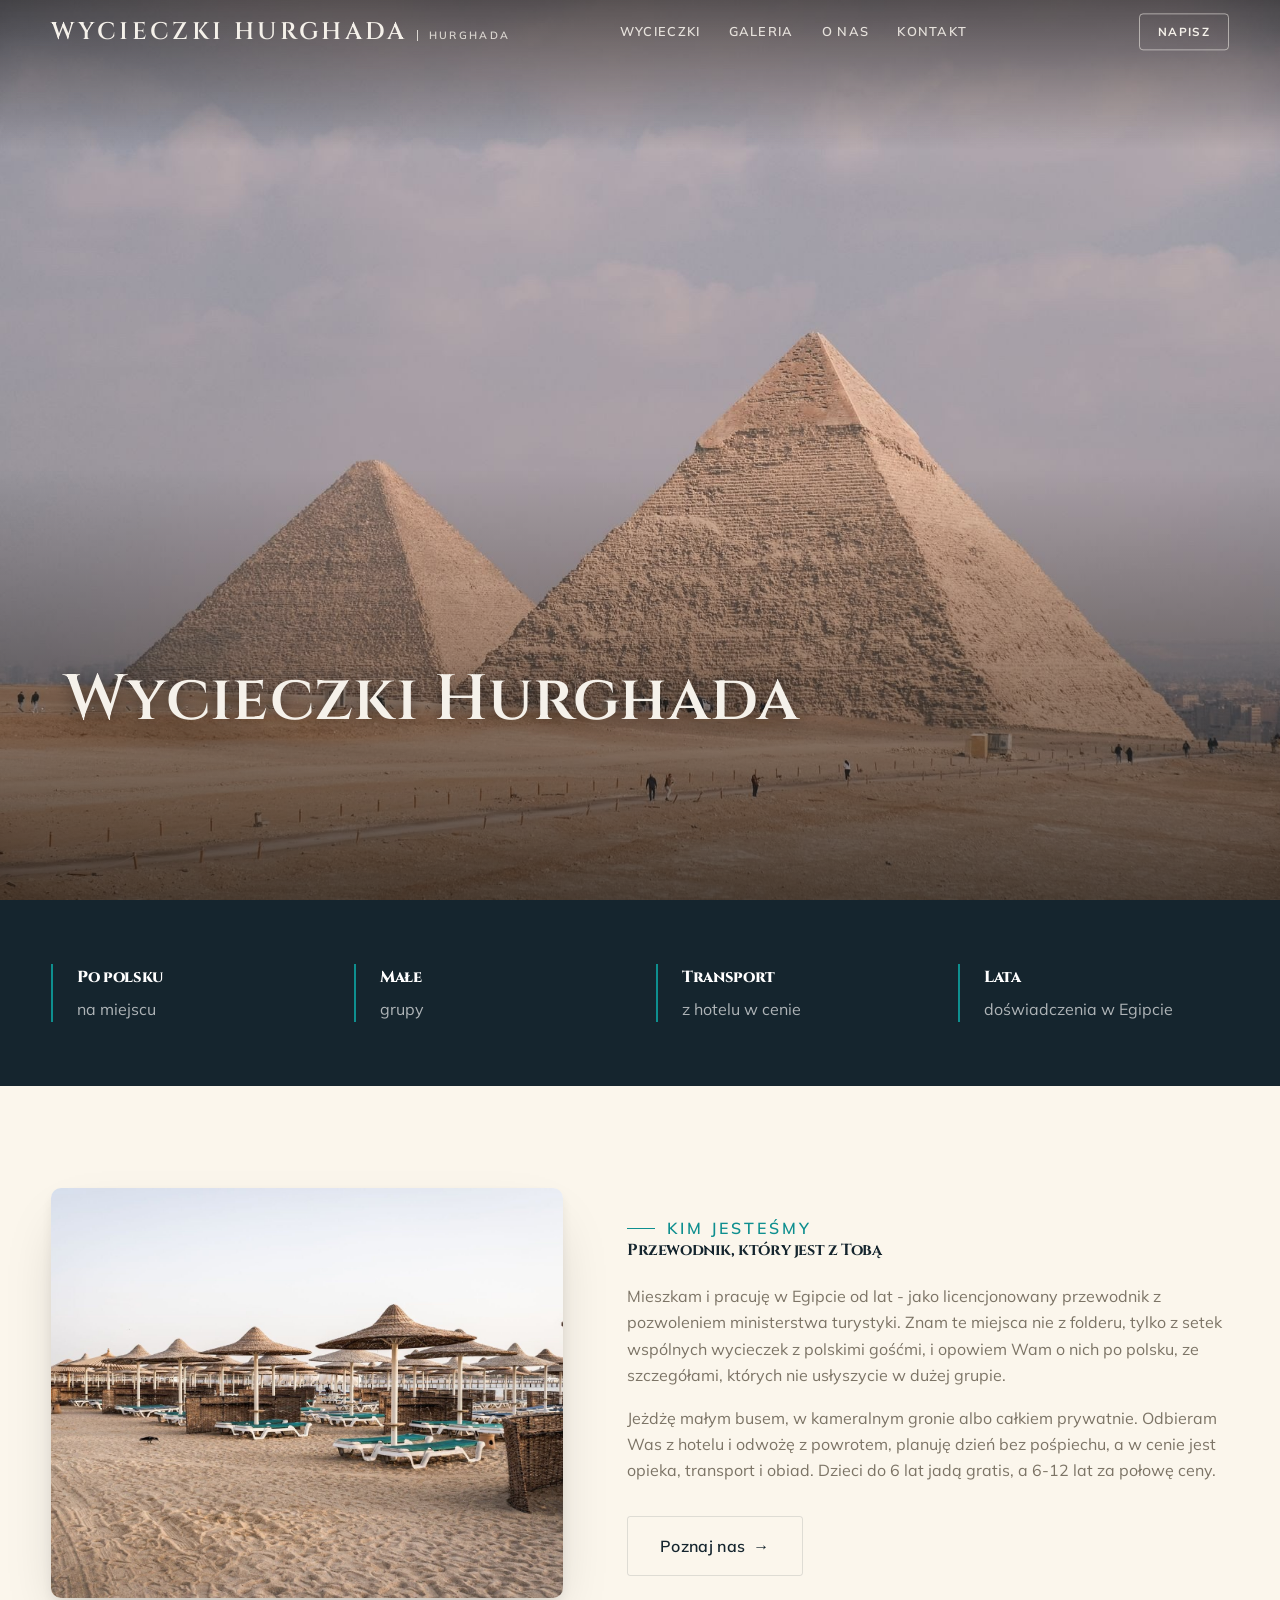
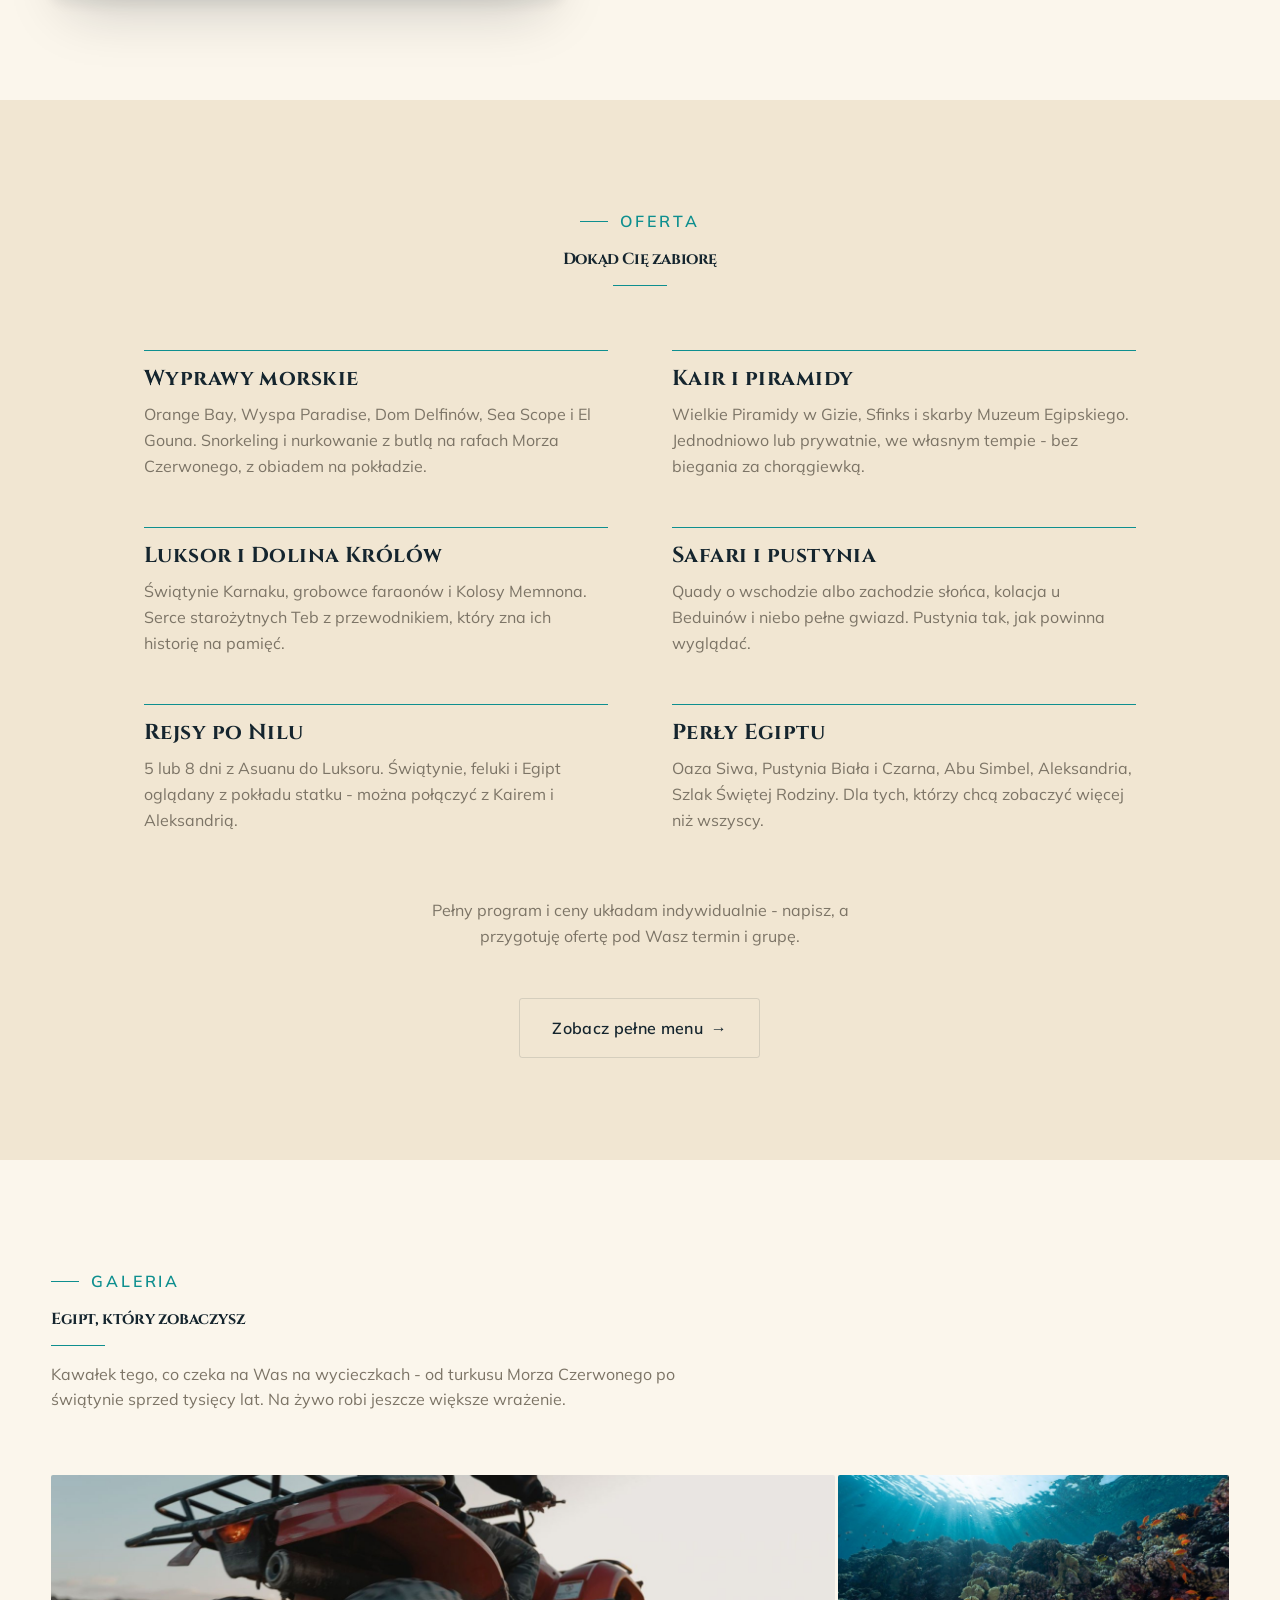
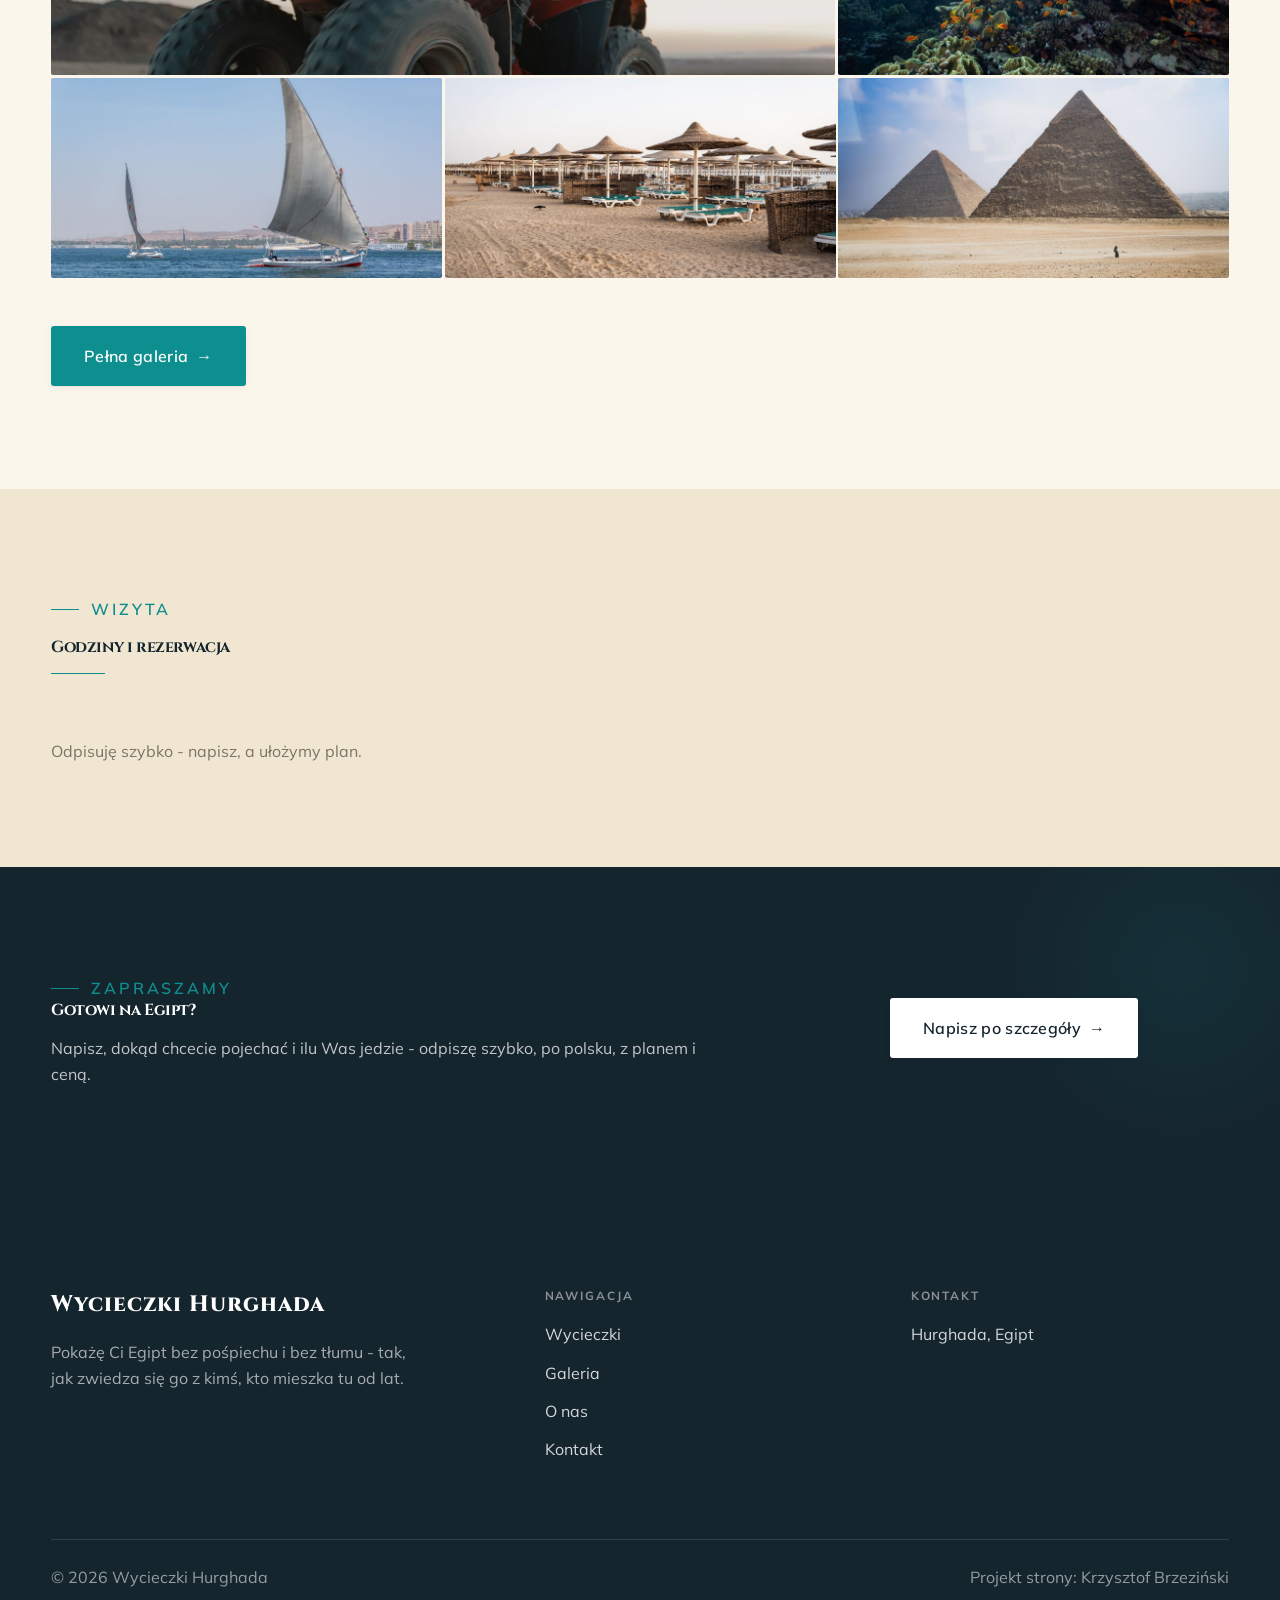
<file: index.html>
<!DOCTYPE html>
<html lang="pl">
<head>
<meta charset="UTF-8">
<meta name="viewport" content="width=device-width, initial-scale=1.0">
<title>Wycieczki Hurghada - Wycieczki w Egipcie · Hurghada</title>
<meta name="description" content="Wycieczki Hurghada - prywatny polski przewodnik w Egipcie. Wycieczki fakultatywne z Hurghady: piramidy, Luksor, rejsy po Nilu, Morze Czerwone i pustynne safari. Małe grupy, transport z hotelu, obsługa po polsku.">
<link rel="preconnect" href="https://fonts.googleapis.com">
<link rel="preconnect" href="https://fonts.gstatic.com" crossorigin>
<link href="https://fonts.googleapis.com/css2?family=Cinzel:wght@500;600;700&family=Mulish:wght@400;500;600;700&display=swap" rel="stylesheet">
<link rel="stylesheet" href="assets/styles.css">
</head>
<body>

<header class="nav">
  <div class="wrap nav-inner">
    <a class="brand" href="index.html"><span class="name">Wycieczki Hurghada</span><span class="sub">Hurghada</span></a>
    <nav class="nav-links">
      <a href="oferta.html">Wycieczki</a>
      <a href="realizacje.html">Galeria</a>
      <a href="o-nas.html">O nas</a>
      <a href="kontakt.html">Kontakt</a>
      <a href="kontakt.html" class="btn btn-accent">Napisz</a>
    </nav>
    <button class="nav-toggle" aria-label="Menu"><span></span><span></span><span></span></button>
  </div>
</header>

<section class="hero-gastro">
  <img class="hg-bg" src="img/hero.jpg" alt="Wycieczki Hurghada">
  <div class="hg-veil"></div>
  <p class="hg-tagline">Wycieczki Hurghada</p>
</section>
<section class="strip" style="padding-block:0">
  <div class="wrap">
    <div class="item reveal"><div class="k">Po polsku</div><div class="v">na miejscu</div></div>
    <div class="item reveal"><div class="k">Małe</div><div class="v">grupy</div></div>
    <div class="item reveal"><div class="k">Transport</div><div class="v">z hotelu w cenie</div></div>
    <div class="item reveal"><div class="k">Lata</div><div class="v">doświadczenia w Egipcie</div></div>
  </div>
</section>
<section>
  <div class="wrap split">
    <div class="split-art reveal"><img src="img/g1.jpg" alt="Wycieczki Hurghada - realizacja" loading="lazy"></div>
    <div class="split-copy reveal">
      <span class="eyebrow">Kim jesteśmy</span>
      <h2>Przewodnik, który jest z Tobą</h2>
      <p class="muted">Mieszkam i pracuję w Egipcie od lat - jako licencjonowany przewodnik z pozwoleniem ministerstwa turystyki. Znam te miejsca nie z folderu, tylko z setek wspólnych wycieczek z polskimi gośćmi, i opowiem Wam o nich po polsku, ze szczegółami, których nie usłyszycie w dużej grupie.</p>
      <p class="muted">Jeżdżę małym busem, w kameralnym gronie albo całkiem prywatnie. Odbieram Was z hotelu i odwożę z powrotem, planuję dzień bez pośpiechu, a w cenie jest opieka, transport i obiad. Dzieci do 6 lat jadą gratis, a 6-12 lat za połowę ceny.</p>
      <a href="o-nas.html" class="btn btn-ghost">Poznaj nas <span class="arr">→</span></a>
    </div>
  </div>
</section>
<section id="menu" class="menu-sec">
  <div class="wrap">
    <div class="head center reveal">
      <span class="eyebrow">Oferta</span>
      <h2>Dokąd Cię zabiorę</h2>
    </div>
    <div class="menu-cats">
      <div class="menu-cat reveal"><h3>Wyprawy morskie</h3><p>Orange Bay, Wyspa Paradise, Dom Delfinów, Sea Scope i El Gouna. Snorkeling i nurkowanie z butlą na rafach Morza Czerwonego, z obiadem na pokładzie.</p></div>
      <div class="menu-cat reveal"><h3>Kair i piramidy</h3><p>Wielkie Piramidy w Gizie, Sfinks i skarby Muzeum Egipskiego. Jednodniowo lub prywatnie, we własnym tempie - bez biegania za chorągiewką.</p></div>
      <div class="menu-cat reveal"><h3>Luksor i Dolina Królów</h3><p>Świątynie Karnaku, grobowce faraonów i Kolosy Memnona. Serce starożytnych Teb z przewodnikiem, który zna ich historię na pamięć.</p></div>
      <div class="menu-cat reveal"><h3>Safari i pustynia</h3><p>Quady o wschodzie albo zachodzie słońca, kolacja u Beduinów i niebo pełne gwiazd. Pustynia tak, jak powinna wyglądać.</p></div>
      <div class="menu-cat reveal"><h3>Rejsy po Nilu</h3><p>5 lub 8 dni z Asuanu do Luksoru. Świątynie, feluki i Egipt oglądany z pokładu statku - można połączyć z Kairem i Aleksandrią.</p></div>
      <div class="menu-cat reveal"><h3>Perły Egiptu</h3><p>Oaza Siwa, Pustynia Biała i Czarna, Abu Simbel, Aleksandria, Szlak Świętej Rodziny. Dla tych, którzy chcą zobaczyć więcej niż wszyscy.</p></div>
    </div>
    <p class="menu-note">Pełny program i ceny układam indywidualnie - napisz, a przygotuję ofertę pod Wasz termin i grupę.</p>
    <div style="text-align:center;margin-top:var(--space-7)" class="reveal"><a href="oferta.html" class="btn btn-ghost">Zobacz pełne menu <span class="arr">→</span></a></div>
  </div>
</section>
<section>
  <div class="wrap">
    <div class="head reveal">
      <span class="eyebrow">Galeria</span>
      <h2>Egipt, który zobaczysz</h2>
      <p>Kawałek tego, co czeka na Was na wycieczkach - od turkusu Morza Czerwonego po świątynie sprzed tysięcy lat. Na żywo robi jeszcze większe wrażenie.</p>
    </div>
    <div class="gallery">
      <div class="tile t-two3 reveal"><img src="img/g5.jpg" alt="Morze Czerwone" loading="lazy"><div class="cap">Morze Czerwone</div></div>
      <div class="tile t-third reveal"><img src="img/g6.jpg" alt="Piramidy w Gizie" loading="lazy"><div class="cap">Piramidy w Gizie</div></div>
      <div class="tile t-third reveal"><img src="img/about.jpg" alt="Świątynie Luksoru" loading="lazy"><div class="cap">Świątynie Luksoru</div></div>
      <div class="tile t-third reveal"><img src="img/g1.jpg" alt="Rejs po Nilu" loading="lazy"><div class="cap">Rejs po Nilu</div></div>
      <div class="tile t-third reveal"><img src="img/g2.jpg" alt="Pustynne safari" loading="lazy"><div class="cap">Pustynne safari</div></div>
    </div>
    <div style="margin-top:var(--space-7)" class="reveal"><a href="realizacje.html" class="btn btn-accent">Pełna galeria <span class="arr">→</span></a></div>
  </div>
</section>
<section class="trust">
  <div class="wrap">
    <div class="head reveal">
      <span class="eyebrow">Wizyta</span>
      <h2>Godziny i rezerwacja</h2>
    </div>
    <p class="reveal" style="color:var(--muted);max-width:48ch">Odpisuję szybko - napisz, a ułożymy plan.</p>
  </div>
</section>
<section class="cta">
  <div class="wrap">
    <div class="reveal">
      <span class="eyebrow">Zapraszamy</span>
      <h2>Gotowi na Egipt?</h2>
      <p>Napisz, dokąd chcecie pojechać i ilu Was jedzie - odpiszę szybko, po polsku, z planem i ceną.</p>
    </div>
    <div class="cta-actions reveal">
      <a href="kontakt.html" class="btn btn-light">Napisz po szczegóły <span class="arr">→</span></a>
    </div>
  </div>
</section>

<footer>
  <div class="wrap">
    <div class="foot-grid">
      <div class="foot-brand">
        <div class="name">Wycieczki Hurghada</div>
        <p>Pokażę Ci Egipt bez pośpiechu i bez tłumu - tak, jak zwiedza się go z kimś, kto mieszka tu od lat.</p>
      </div>
      <div class="foot-col">
        <h4>Nawigacja</h4>
        <a href="oferta.html">Wycieczki</a>
        <a href="realizacje.html">Galeria</a>
        <a href="o-nas.html">O nas</a>
        <a href="kontakt.html">Kontakt</a>
      </div>
      <div class="foot-col">
        <h4>Kontakt</h4>
        <p>Hurghada, Egipt</p>
      </div>
    </div>
    <div class="foot-bot">
      <span>© 2026 Wycieczki Hurghada</span>
      <span>Projekt strony: Krzysztof Brzeziński</span>
    </div>
  </div>
</footer>
<div class="sticky-reserve"><a class="sr-book" href="kontakt.html">Napisz po szczegóły</a></div>

<script src="assets/main.js"></script>
</body>
</html>
</file>
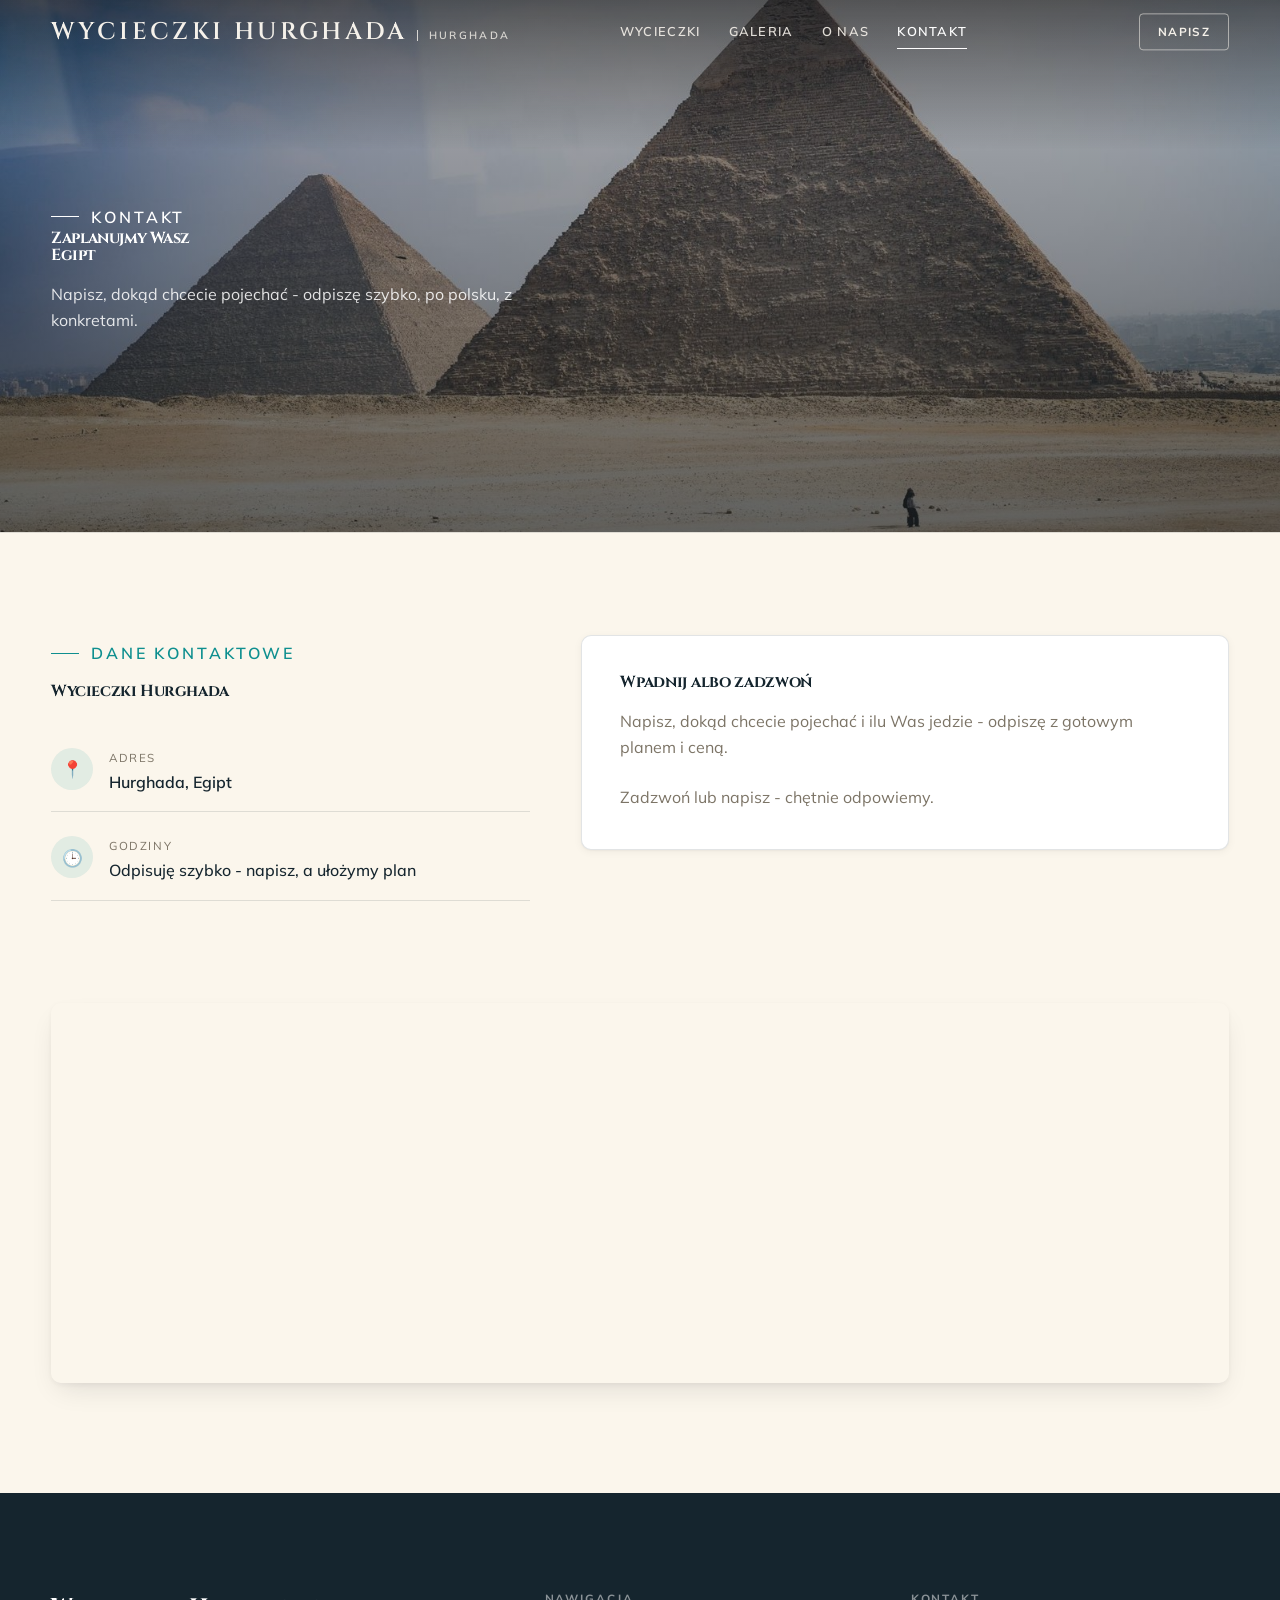
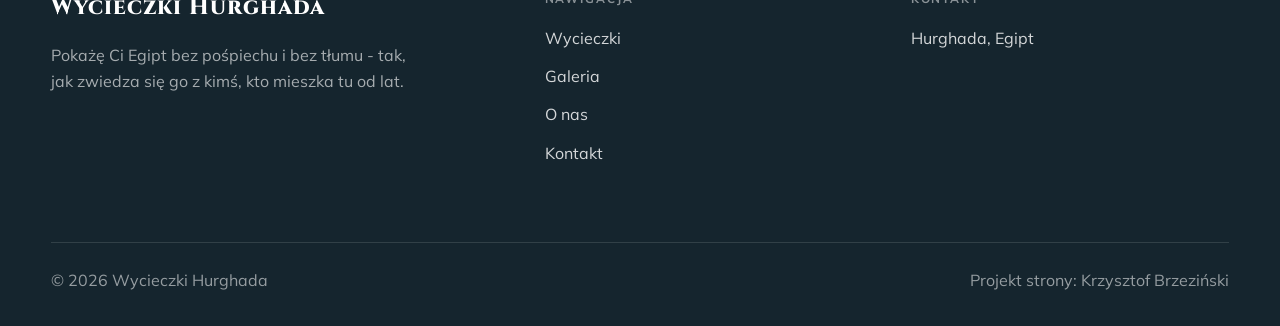
<file: kontakt.html>
<!DOCTYPE html>
<html lang="pl">
<head>
<meta charset="UTF-8">
<meta name="viewport" content="width=device-width, initial-scale=1.0">
<title>Kontakt - Wycieczki Hurghada</title>
<meta name="description" content="Kontakt Wycieczki Hurghada - Hurghada, Egipt">
<link rel="preconnect" href="https://fonts.googleapis.com">
<link rel="preconnect" href="https://fonts.gstatic.com" crossorigin>
<link href="https://fonts.googleapis.com/css2?family=Cinzel:wght@500;600;700&family=Mulish:wght@400;500;600;700&display=swap" rel="stylesheet">
<link rel="stylesheet" href="assets/styles.css">
</head>
<body>

<header class="nav">
  <div class="wrap nav-inner">
    <a class="brand" href="index.html"><span class="name">Wycieczki Hurghada</span><span class="sub">Hurghada</span></a>
    <nav class="nav-links">
      <a href="oferta.html">Wycieczki</a>
      <a href="realizacje.html">Galeria</a>
      <a href="o-nas.html">O nas</a>
      <a href="kontakt.html" class="active">Kontakt</a>
      <a href="kontakt.html" class="btn btn-accent">Napisz</a>
    </nav>
    <button class="nav-toggle" aria-label="Menu"><span></span><span></span><span></span></button>
  </div>
</header>

<section class="pagehead">
  <img src="img/g2.jpg" alt="Wycieczki Hurghada - Zaplanujmy Wasz Egipt">
  <div class="wrap">
    <span class="eyebrow">Kontakt</span>
    <h1>Zaplanujmy Wasz Egipt</h1>
    <p>Napisz, dokąd chcecie pojechać - odpiszę szybko, po polsku, z konkretami.</p>
  </div>
</section>
<section>
  <div class="wrap contact-grid">
    <div class="reveal">
      <span class="eyebrow">Dane kontaktowe</span>
      <h2 style="margin:var(--space-4) 0 var(--space-6)">Wycieczki Hurghada</h2>
      <div class="info-list">
        <div class="info-row"><div class="ic">📍</div><div><div class="lbl">Adres</div><div class="val">Hurghada, Egipt</div></div></div>
        <div class="info-row"><div class="ic">🕒</div><div><div class="lbl">Godziny</div><div class="val" style="font-weight:500">Odpisuję szybko - napisz, a ułożymy plan</div></div></div>
      </div>
    </div>
    <div class="reveal">
      <div class="form">
        <h3 style="margin-bottom:var(--space-4)">Wpadnij albo zadzwoń</h3>
        <p class="muted" style="margin-bottom:var(--space-5)">Napisz, dokąd chcecie pojechać i ilu Was jedzie - odpiszę z gotowym planem i ceną.</p>
        <span style="color:var(--muted)">Zadzwoń lub napisz - chętnie odpowiemy.</span>
      </div>
    </div>
  </div>
</section>
<section style="padding-top:0">
  <div class="wrap reveal">
    <iframe class="map" title="Wycieczki Hurghada - Hurghada" src="https://maps.google.com/maps?q=Wycieczki%20Hurghada%20Hurghada&z=15&output=embed" loading="lazy" referrerpolicy="no-referrer-when-downgrade"></iframe>
  </div>
</section>

<footer>
  <div class="wrap">
    <div class="foot-grid">
      <div class="foot-brand">
        <div class="name">Wycieczki Hurghada</div>
        <p>Pokażę Ci Egipt bez pośpiechu i bez tłumu - tak, jak zwiedza się go z kimś, kto mieszka tu od lat.</p>
      </div>
      <div class="foot-col">
        <h4>Nawigacja</h4>
        <a href="oferta.html">Wycieczki</a>
        <a href="realizacje.html">Galeria</a>
        <a href="o-nas.html">O nas</a>
        <a href="kontakt.html">Kontakt</a>
      </div>
      <div class="foot-col">
        <h4>Kontakt</h4>
        <p>Hurghada, Egipt</p>
      </div>
    </div>
    <div class="foot-bot">
      <span>© 2026 Wycieczki Hurghada</span>
      <span>Projekt strony: Krzysztof Brzeziński</span>
    </div>
  </div>
</footer>
<div class="sticky-reserve"><a class="sr-book" href="kontakt.html">Napisz po szczegóły</a></div>

<script src="assets/main.js"></script>
</body>
</html>
</file>
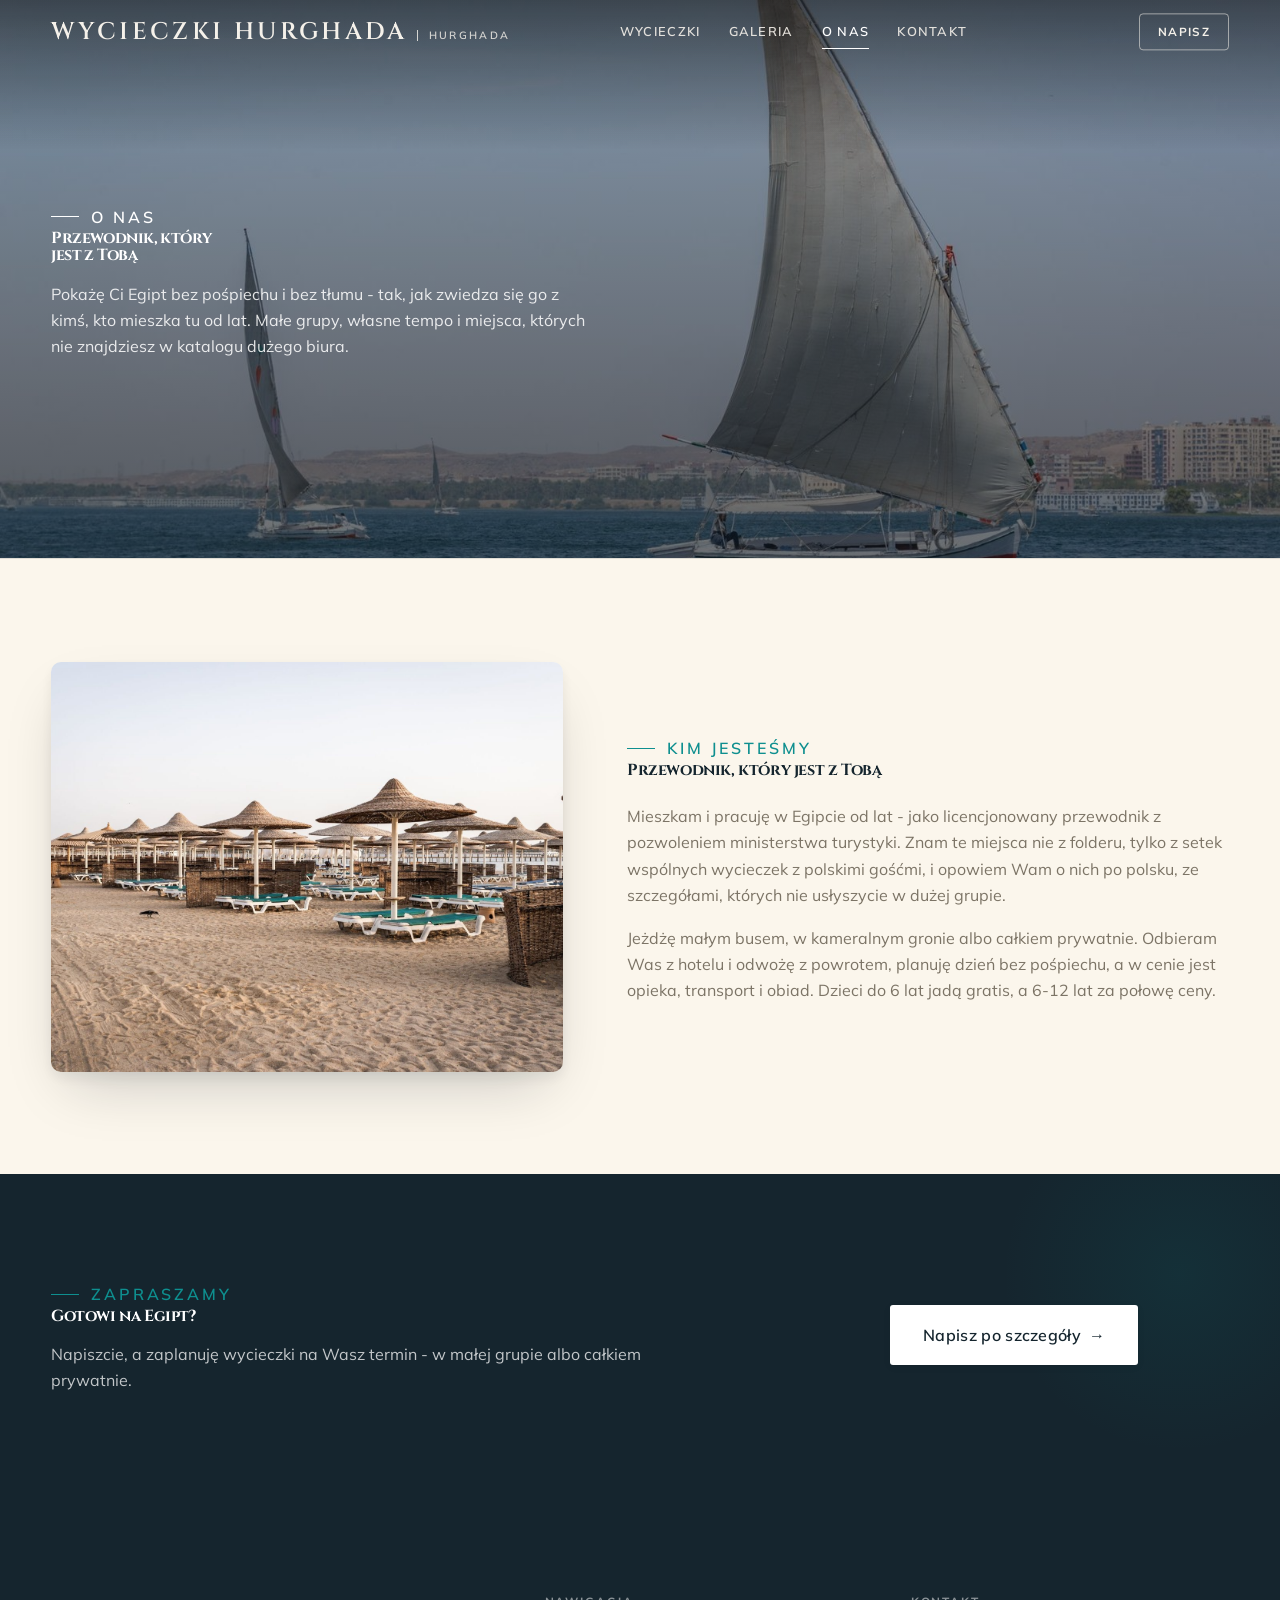
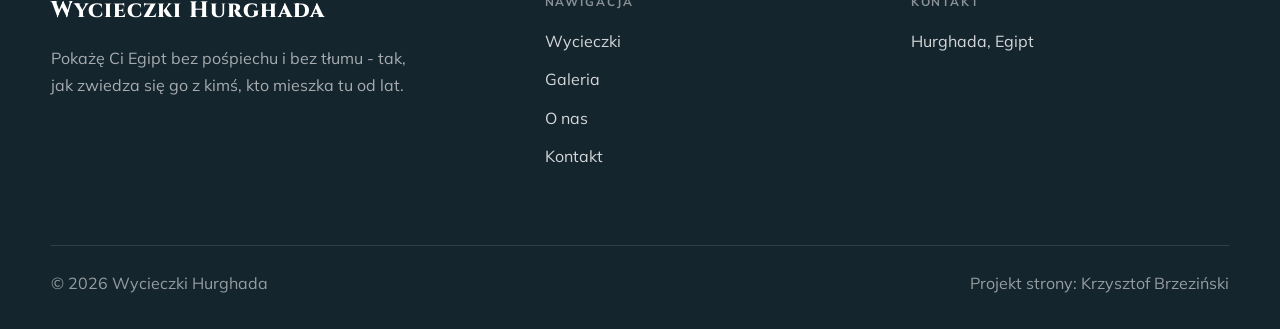
<file: o-nas.html>
<!DOCTYPE html>
<html lang="pl">
<head>
<meta charset="UTF-8">
<meta name="viewport" content="width=device-width, initial-scale=1.0">
<title>O nas - Wycieczki Hurghada</title>
<meta name="description" content="Wycieczki Hurghada - prywatny polski przewodnik w Egipcie. Wycieczki fakultatywne z Hurghady: piramidy, Luksor, rejsy po Nilu, Morze Czerwone i pustynne safari. Małe grupy, transport z hotelu, obsługa po polsku.">
<link rel="preconnect" href="https://fonts.googleapis.com">
<link rel="preconnect" href="https://fonts.gstatic.com" crossorigin>
<link href="https://fonts.googleapis.com/css2?family=Cinzel:wght@500;600;700&family=Mulish:wght@400;500;600;700&display=swap" rel="stylesheet">
<link rel="stylesheet" href="assets/styles.css">
</head>
<body>

<header class="nav">
  <div class="wrap nav-inner">
    <a class="brand" href="index.html"><span class="name">Wycieczki Hurghada</span><span class="sub">Hurghada</span></a>
    <nav class="nav-links">
      <a href="oferta.html">Wycieczki</a>
      <a href="realizacje.html">Galeria</a>
      <a href="o-nas.html" class="active">O nas</a>
      <a href="kontakt.html">Kontakt</a>
      <a href="kontakt.html" class="btn btn-accent">Napisz</a>
    </nav>
    <button class="nav-toggle" aria-label="Menu"><span></span><span></span><span></span></button>
  </div>
</header>

<section class="pagehead">
  <img src="img/about.jpg" alt="Wycieczki Hurghada - Przewodnik, który jest z Tobą">
  <div class="wrap">
    <span class="eyebrow">O nas</span>
    <h1>Przewodnik, który jest z Tobą</h1>
    <p>Pokażę Ci Egipt bez pośpiechu i bez tłumu - tak, jak zwiedza się go z kimś, kto mieszka tu od lat. Małe grupy, własne tempo i miejsca, których nie znajdziesz w katalogu dużego biura.</p>
  </div>
</section>
<section>
  <div class="wrap split">
    <div class="split-art reveal"><img src="img/g1.jpg" alt="Wycieczki Hurghada" loading="lazy"></div>
    <div class="split-copy reveal">
      <span class="eyebrow">Kim jesteśmy</span>
      <h2>Przewodnik, który jest z Tobą</h2>
      <p class="muted">Mieszkam i pracuję w Egipcie od lat - jako licencjonowany przewodnik z pozwoleniem ministerstwa turystyki. Znam te miejsca nie z folderu, tylko z setek wspólnych wycieczek z polskimi gośćmi, i opowiem Wam o nich po polsku, ze szczegółami, których nie usłyszycie w dużej grupie.</p>
      <p class="muted">Jeżdżę małym busem, w kameralnym gronie albo całkiem prywatnie. Odbieram Was z hotelu i odwożę z powrotem, planuję dzień bez pośpiechu, a w cenie jest opieka, transport i obiad. Dzieci do 6 lat jadą gratis, a 6-12 lat za połowę ceny.</p>
    </div>
  </div>
</section>


<section class="cta">
  <div class="wrap">
    <div class="reveal">
      <span class="eyebrow">Zapraszamy</span>
      <h2>Gotowi na Egipt?</h2>
      <p>Napiszcie, a zaplanuję wycieczki na Wasz termin - w małej grupie albo całkiem prywatnie.</p>
    </div>
    <div class="cta-actions reveal">
      <a href="kontakt.html" class="btn btn-light">Napisz po szczegóły <span class="arr">→</span></a>
    </div>
  </div>
</section>

<footer>
  <div class="wrap">
    <div class="foot-grid">
      <div class="foot-brand">
        <div class="name">Wycieczki Hurghada</div>
        <p>Pokażę Ci Egipt bez pośpiechu i bez tłumu - tak, jak zwiedza się go z kimś, kto mieszka tu od lat.</p>
      </div>
      <div class="foot-col">
        <h4>Nawigacja</h4>
        <a href="oferta.html">Wycieczki</a>
        <a href="realizacje.html">Galeria</a>
        <a href="o-nas.html">O nas</a>
        <a href="kontakt.html">Kontakt</a>
      </div>
      <div class="foot-col">
        <h4>Kontakt</h4>
        <p>Hurghada, Egipt</p>
      </div>
    </div>
    <div class="foot-bot">
      <span>© 2026 Wycieczki Hurghada</span>
      <span>Projekt strony: Krzysztof Brzeziński</span>
    </div>
  </div>
</footer>
<div class="sticky-reserve"><a class="sr-book" href="kontakt.html">Napisz po szczegóły</a></div>

<script src="assets/main.js"></script>
</body>
</html>
</file>
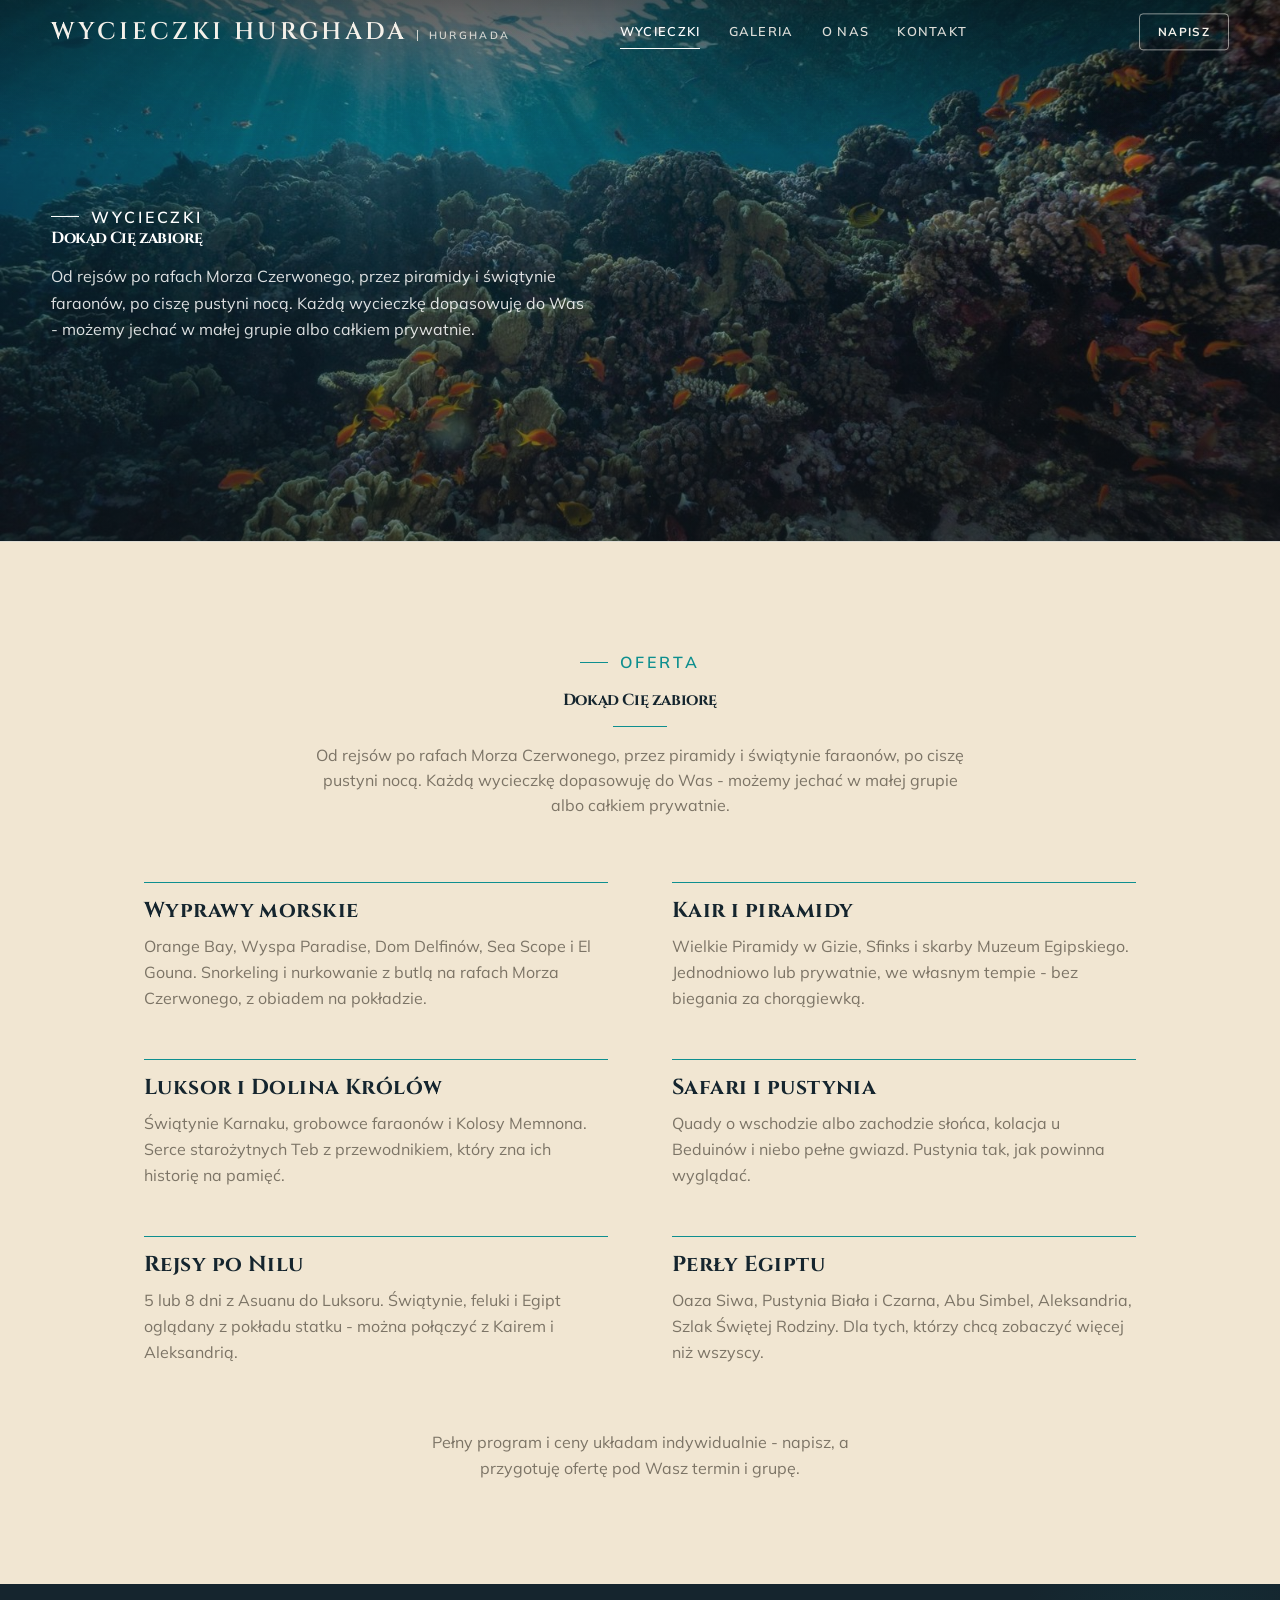
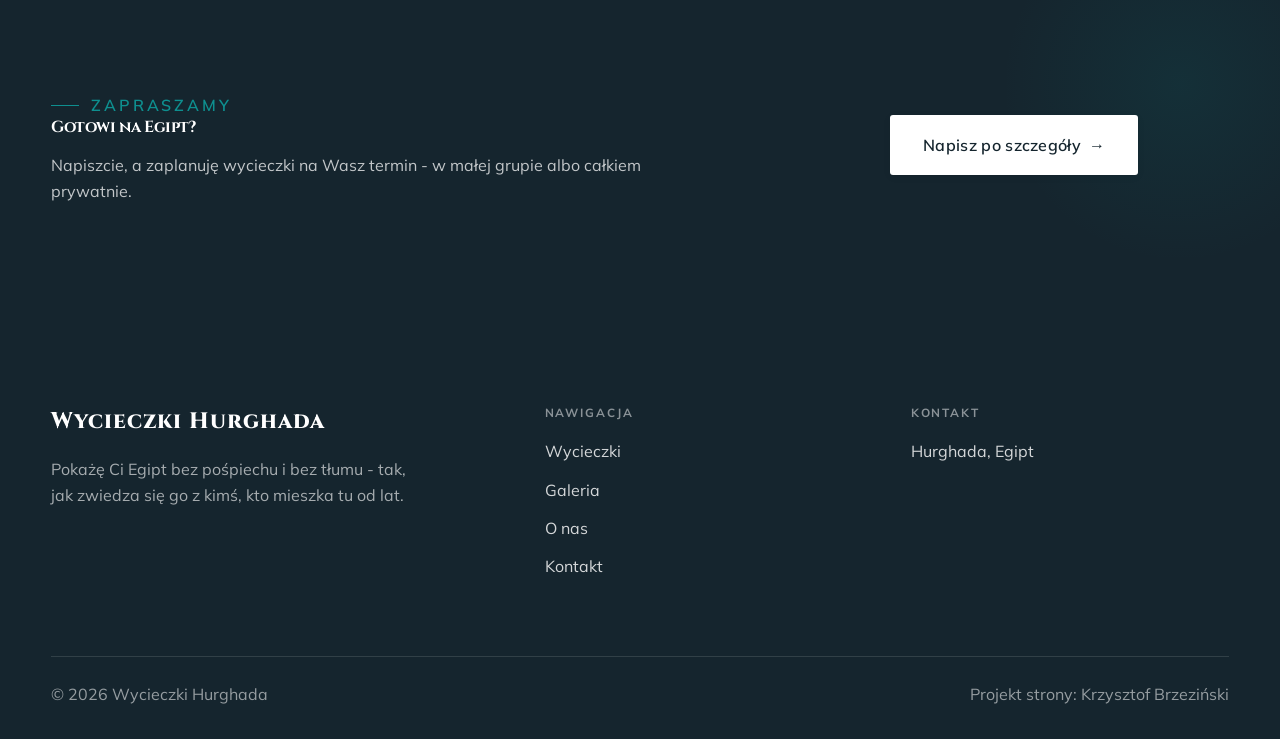
<file: oferta.html>
<!DOCTYPE html>
<html lang="pl">
<head>
<meta charset="UTF-8">
<meta name="viewport" content="width=device-width, initial-scale=1.0">
<title>Wycieczki - Wycieczki Hurghada</title>
<meta name="description" content="Wycieczki Hurghada - prywatny polski przewodnik w Egipcie. Wycieczki fakultatywne z Hurghady: piramidy, Luksor, rejsy po Nilu, Morze Czerwone i pustynne safari. Małe grupy, transport z hotelu, obsługa po polsku.">
<link rel="preconnect" href="https://fonts.googleapis.com">
<link rel="preconnect" href="https://fonts.gstatic.com" crossorigin>
<link href="https://fonts.googleapis.com/css2?family=Cinzel:wght@500;600;700&family=Mulish:wght@400;500;600;700&display=swap" rel="stylesheet">
<link rel="stylesheet" href="assets/styles.css">
</head>
<body>

<header class="nav">
  <div class="wrap nav-inner">
    <a class="brand" href="index.html"><span class="name">Wycieczki Hurghada</span><span class="sub">Hurghada</span></a>
    <nav class="nav-links">
      <a href="oferta.html" class="active">Wycieczki</a>
      <a href="realizacje.html">Galeria</a>
      <a href="o-nas.html">O nas</a>
      <a href="kontakt.html">Kontakt</a>
      <a href="kontakt.html" class="btn btn-accent">Napisz</a>
    </nav>
    <button class="nav-toggle" aria-label="Menu"><span></span><span></span><span></span></button>
  </div>
</header>

<section class="pagehead">
  <img src="img/g6.jpg" alt="Wycieczki Hurghada - Dokąd Cię zabiorę">
  <div class="wrap">
    <span class="eyebrow">Wycieczki</span>
    <h1>Dokąd Cię zabiorę</h1>
    <p>Od rejsów po rafach Morza Czerwonego, przez piramidy i świątynie faraonów, po ciszę pustyni nocą. Każdą wycieczkę dopasowuję do Was - możemy jechać w małej grupie albo całkiem prywatnie.</p>
  </div>
</section>
<section class="menu-sec">
  <div class="wrap">
    <div class="head center reveal">
      <span class="eyebrow">Oferta</span>
      <h2>Dokąd Cię zabiorę</h2>
      <p>Od rejsów po rafach Morza Czerwonego, przez piramidy i świątynie faraonów, po ciszę pustyni nocą. Każdą wycieczkę dopasowuję do Was - możemy jechać w małej grupie albo całkiem prywatnie.</p>
    </div>
    <div class="menu-cats">
      <div class="menu-cat reveal"><h3>Wyprawy morskie</h3><p>Orange Bay, Wyspa Paradise, Dom Delfinów, Sea Scope i El Gouna. Snorkeling i nurkowanie z butlą na rafach Morza Czerwonego, z obiadem na pokładzie.</p></div>
      <div class="menu-cat reveal"><h3>Kair i piramidy</h3><p>Wielkie Piramidy w Gizie, Sfinks i skarby Muzeum Egipskiego. Jednodniowo lub prywatnie, we własnym tempie - bez biegania za chorągiewką.</p></div>
      <div class="menu-cat reveal"><h3>Luksor i Dolina Królów</h3><p>Świątynie Karnaku, grobowce faraonów i Kolosy Memnona. Serce starożytnych Teb z przewodnikiem, który zna ich historię na pamięć.</p></div>
      <div class="menu-cat reveal"><h3>Safari i pustynia</h3><p>Quady o wschodzie albo zachodzie słońca, kolacja u Beduinów i niebo pełne gwiazd. Pustynia tak, jak powinna wyglądać.</p></div>
      <div class="menu-cat reveal"><h3>Rejsy po Nilu</h3><p>5 lub 8 dni z Asuanu do Luksoru. Świątynie, feluki i Egipt oglądany z pokładu statku - można połączyć z Kairem i Aleksandrią.</p></div>
      <div class="menu-cat reveal"><h3>Perły Egiptu</h3><p>Oaza Siwa, Pustynia Biała i Czarna, Abu Simbel, Aleksandria, Szlak Świętej Rodziny. Dla tych, którzy chcą zobaczyć więcej niż wszyscy.</p></div>
    </div>
    <p class="menu-note">Pełny program i ceny układam indywidualnie - napisz, a przygotuję ofertę pod Wasz termin i grupę.</p>
  </div>
</section>
<section class="cta">
  <div class="wrap">
    <div class="reveal">
      <span class="eyebrow">Zapraszamy</span>
      <h2>Gotowi na Egipt?</h2>
      <p>Napiszcie, a zaplanuję wycieczki na Wasz termin - w małej grupie albo całkiem prywatnie.</p>
    </div>
    <div class="cta-actions reveal">
      <a href="kontakt.html" class="btn btn-light">Napisz po szczegóły <span class="arr">→</span></a>
    </div>
  </div>
</section>

<footer>
  <div class="wrap">
    <div class="foot-grid">
      <div class="foot-brand">
        <div class="name">Wycieczki Hurghada</div>
        <p>Pokażę Ci Egipt bez pośpiechu i bez tłumu - tak, jak zwiedza się go z kimś, kto mieszka tu od lat.</p>
      </div>
      <div class="foot-col">
        <h4>Nawigacja</h4>
        <a href="oferta.html">Wycieczki</a>
        <a href="realizacje.html">Galeria</a>
        <a href="o-nas.html">O nas</a>
        <a href="kontakt.html">Kontakt</a>
      </div>
      <div class="foot-col">
        <h4>Kontakt</h4>
        <p>Hurghada, Egipt</p>
      </div>
    </div>
    <div class="foot-bot">
      <span>© 2026 Wycieczki Hurghada</span>
      <span>Projekt strony: Krzysztof Brzeziński</span>
    </div>
  </div>
</footer>
<div class="sticky-reserve"><a class="sr-book" href="kontakt.html">Napisz po szczegóły</a></div>

<script src="assets/main.js"></script>
</body>
</html>
</file>
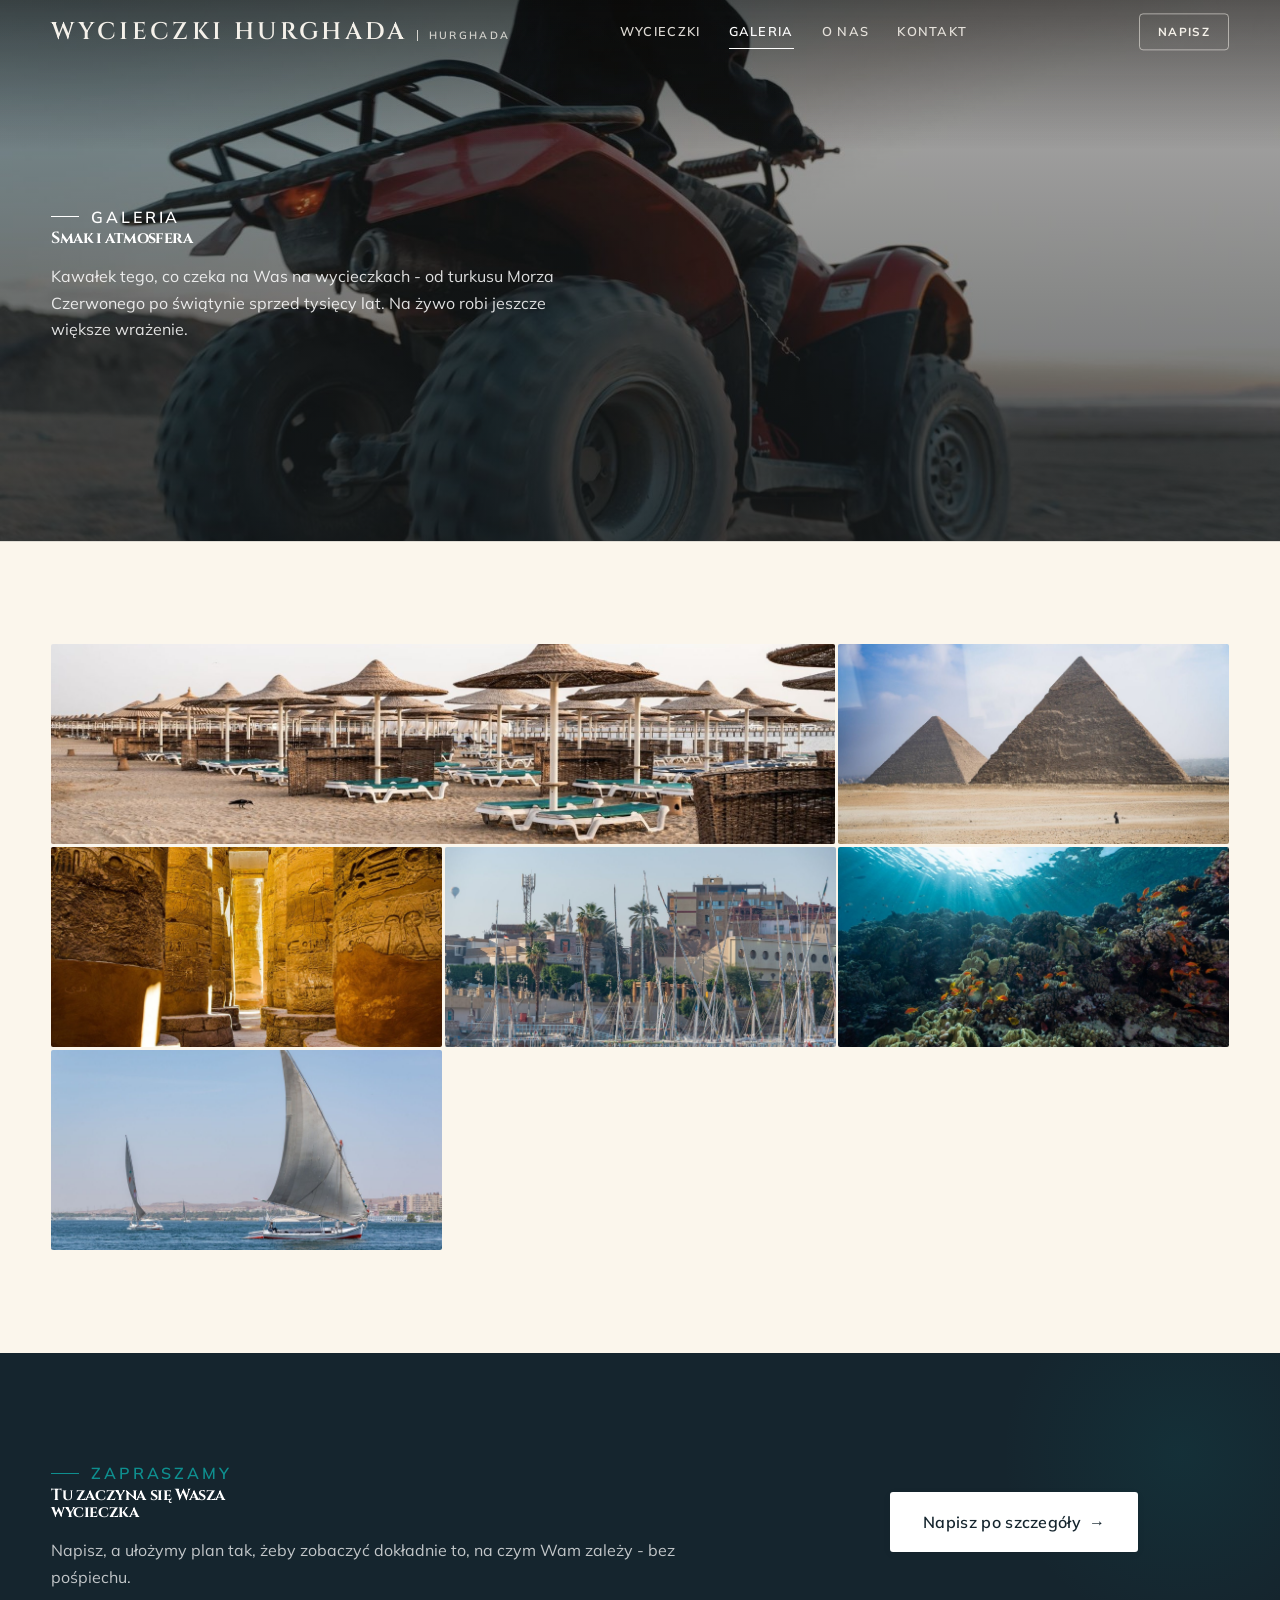
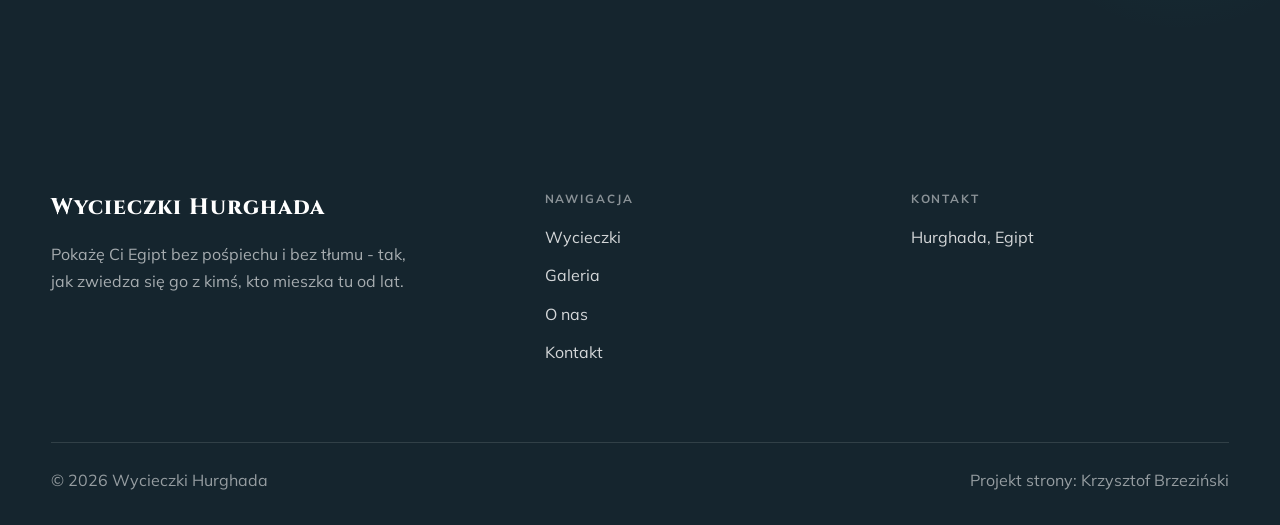
<file: realizacje.html>
<!DOCTYPE html>
<html lang="pl">
<head>
<meta charset="UTF-8">
<meta name="viewport" content="width=device-width, initial-scale=1.0">
<title>Galeria - Wycieczki Hurghada</title>
<meta name="description" content="Galeria Wycieczki Hurghada: Morze Czerwone, Piramidy w Gizie, Świątynie Luksoru, Rejs po Nilu, Pustynne safari">
<link rel="preconnect" href="https://fonts.googleapis.com">
<link rel="preconnect" href="https://fonts.gstatic.com" crossorigin>
<link href="https://fonts.googleapis.com/css2?family=Cinzel:wght@500;600;700&family=Mulish:wght@400;500;600;700&display=swap" rel="stylesheet">
<link rel="stylesheet" href="assets/styles.css">
</head>
<body>

<header class="nav">
  <div class="wrap nav-inner">
    <a class="brand" href="index.html"><span class="name">Wycieczki Hurghada</span><span class="sub">Hurghada</span></a>
    <nav class="nav-links">
      <a href="oferta.html">Wycieczki</a>
      <a href="realizacje.html" class="active">Galeria</a>
      <a href="o-nas.html">O nas</a>
      <a href="kontakt.html">Kontakt</a>
      <a href="kontakt.html" class="btn btn-accent">Napisz</a>
    </nav>
    <button class="nav-toggle" aria-label="Menu"><span></span><span></span><span></span></button>
  </div>
</header>

<section class="pagehead">
  <img src="img/g5.jpg" alt="Wycieczki Hurghada - Smak i atmosfera">
  <div class="wrap">
    <span class="eyebrow">Galeria</span>
    <h1>Smak i atmosfera</h1>
    <p>Kawałek tego, co czeka na Was na wycieczkach - od turkusu Morza Czerwonego po świątynie sprzed tysięcy lat. Na żywo robi jeszcze większe wrażenie.</p>
  </div>
</section>
<section>
  <div class="wrap">
    <div class="gallery">
      <div class="tile t-two3 reveal"><img src="img/g1.jpg" alt="Morze Czerwone" loading="lazy"><div class="cap">Morze Czerwone</div></div>
      <div class="tile t-third reveal"><img src="img/g2.jpg" alt="Piramidy w Gizie" loading="lazy"><div class="cap">Piramidy w Gizie</div></div>
      <div class="tile t-third reveal"><img src="img/g3.jpg" alt="Świątynie Luksoru" loading="lazy"><div class="cap">Świątynie Luksoru</div></div>
      <div class="tile t-third reveal"><img src="img/g4.jpg" alt="Rejs po Nilu" loading="lazy"><div class="cap">Rejs po Nilu</div></div>
      <div class="tile t-third reveal"><img src="img/g6.jpg" alt="Pustynne safari" loading="lazy"><div class="cap">Pustynne safari</div></div>
      <div class="tile t-third reveal"><img src="img/about.jpg" alt="Rafa koralowa" loading="lazy"><div class="cap">Rafa koralowa</div></div>
    </div>
  </div>
</section>
<section class="cta">
  <div class="wrap">
    <div class="reveal">
      <span class="eyebrow">Zapraszamy</span>
      <h2>Tu zaczyna się Wasza wycieczka</h2>
      <p>Napisz, a ułożymy plan tak, żeby zobaczyć dokładnie to, na czym Wam zależy - bez pośpiechu.</p>
    </div>
    <div class="cta-actions reveal">
      <a href="kontakt.html" class="btn btn-light">Napisz po szczegóły <span class="arr">→</span></a>
    </div>
  </div>
</section>

<footer>
  <div class="wrap">
    <div class="foot-grid">
      <div class="foot-brand">
        <div class="name">Wycieczki Hurghada</div>
        <p>Pokażę Ci Egipt bez pośpiechu i bez tłumu - tak, jak zwiedza się go z kimś, kto mieszka tu od lat.</p>
      </div>
      <div class="foot-col">
        <h4>Nawigacja</h4>
        <a href="oferta.html">Wycieczki</a>
        <a href="realizacje.html">Galeria</a>
        <a href="o-nas.html">O nas</a>
        <a href="kontakt.html">Kontakt</a>
      </div>
      <div class="foot-col">
        <h4>Kontakt</h4>
        <p>Hurghada, Egipt</p>
      </div>
    </div>
    <div class="foot-bot">
      <span>© 2026 Wycieczki Hurghada</span>
      <span>Projekt strony: Krzysztof Brzeziński</span>
    </div>
  </div>
</footer>
<div class="sticky-reserve"><a class="sr-book" href="kontakt.html">Napisz po szczegóły</a></div>

<script src="assets/main.js"></script>
</body>
</html>
</file>
<file: assets/styles.css>
/* ============================================================
   STOLBASZ — premium, architektoniczny B2B fit-out
   Jasna paleta, zero brązu. System wg premium-web-craft.
   Projekt strony: Krzysztof Brzeziński
   ============================================================ */

:root{
  /* PALETA — jasna, architektoniczna, chłodna */
  --paper:#FBF6EC;          /* główne tło */
  --paper-2:#F1E6D2;        /* sekcje alternatywne (chłodny jasny szary) */
  --paper-3:#F1E6D2;        /* delikatne wypełnienia */
  --ink:#15252E;            /* tekst główny — chłodny grafit */
  --ink-soft:#2B404B;       /* nagłówki drugorzędne */
  --muted:#7C7466;          /* tekst poboczny */
  --line:rgba(21,37,46,.12);/* hairline */
  --accent:#0E8F8F;         /* stonowany petrol-slate — jedyny akcent */
  --accent-d:#0A6E6E;
  --accent-soft:rgba(14,143,143,.10);
  --dark:#15252E;           /* sekcje ciemne (stopka/CTA) */

  /* ODSTĘPY — skala 4/8 */
  --space-1:4px; --space-2:8px; --space-3:12px; --space-4:16px; --space-5:24px;
  --space-6:32px; --space-7:48px; --space-8:64px; --space-9:96px; --space-10:128px;

  /* TYPOGRAFIA — fluid clamp() */
  --text-sm:clamp(.82rem,.8rem+.1vw,.9rem);
  --text-base:clamp(1rem,.97rem+.15vw,1.1rem);
  --text-lg:clamp(1.12rem,1.05rem+.3vw,1.3rem);
  --text-h3:clamp(1.2rem,1.1rem+.5vw,1.5rem);
  --text-h2:clamp(1.9rem,1.5rem+1.9vw,2.8rem);
  --text-h1:clamp(2.6rem,1.9rem+3.6vw,4.6rem);

  /* PROMIENIE — architektoniczne, raczej ostre */
  --r-sm:3px; --r-md:6px; --r-lg:10px;

  /* RUCH */
  --ease:cubic-bezier(.25,.46,.45,.94); --dur:.24s;

  /* CIENIE — miękkie, warstwowe */
  --sh-sm:0 1px 2px rgba(16,24,32,.04), 0 2px 8px rgba(16,24,32,.05);
  --sh-md:0 2px 6px rgba(16,24,32,.05), 0 12px 28px -8px rgba(16,24,32,.12);
  --sh-lg:0 6px 14px rgba(16,24,32,.07), 0 26px 56px -18px rgba(16,24,32,.22);

  --hairline:1px solid var(--line);

  --font-display:'Cinzel',serif;
  --font-body:'Mulish',sans-serif;
}

*{box-sizing:border-box;margin:0;padding:0}
html{scroll-behavior:smooth}
body{
  font-family:var(--font-body);
  font-size:var(--text-base);
  line-height:1.65;
  color:var(--ink);
  background:var(--paper);
  -webkit-font-smoothing:antialiased;
  text-rendering:optimizeLegibility;
}
img{max-width:100%;display:block}
a{color:inherit;text-decoration:none}

.wrap{width:min(92%,1180px);margin-inline:auto}
section{padding-block:clamp(52px,6.5vw,96px)}

h1,h2,h3{font-family:var(--font-display);font-weight:700;line-height:1.08;letter-spacing:-.02em;color:var(--ink)}
h1{font-size:var(--text-h1);letter-spacing:-.035em}
h2{font-size:var(--text-h2);letter-spacing:-.025em}
h3{font-size:var(--text-h3)}
p{max-width:65ch}

.eyebrow{
  font-family:var(--font-body);
  font-size:var(--text-sm);
  font-weight:600;
  letter-spacing:.18em;
  text-transform:uppercase;
  color:var(--accent);
  display:inline-flex;align-items:center;gap:var(--space-3);
}
.eyebrow::before{content:"";width:28px;height:1px;background:var(--accent);display:inline-block}

.muted{color:var(--muted)}
.lead{font-size:var(--text-lg);line-height:1.55;color:var(--ink-soft);max-width:50ch}

/* ---------- BUTTONS ---------- */
.btn{
  display:inline-flex;align-items:center;gap:var(--space-2);
  font-weight:600;font-size:var(--text-sm);letter-spacing:.02em;
  padding:var(--space-4) var(--space-6);
  border-radius:var(--r-sm);
  transition:transform var(--dur) var(--ease),box-shadow var(--dur) var(--ease),background var(--dur) var(--ease);
  cursor:pointer;border:1px solid transparent;
}
.btn-accent{background:var(--accent);color:#fff;box-shadow:var(--sh-sm)}
.btn-accent:hover{background:var(--accent-d);transform:translateY(-2px);box-shadow:var(--sh-md)}
.btn-accent:active{transform:translateY(0);box-shadow:var(--sh-sm)}
.btn-ghost{background:transparent;color:var(--ink);border-color:var(--line)}
.btn-ghost:hover{border-color:var(--accent);color:var(--accent);transform:translateY(-2px)}
.btn-light{background:#fff;color:var(--ink);box-shadow:var(--sh-sm)}
.btn-light:hover{transform:translateY(-2px);box-shadow:var(--sh-md)}
.btn .arr{transition:transform var(--dur) var(--ease)}
.btn:hover .arr{transform:translateX(4px)}

/* ---------- NAV ---------- */
.nav{
  position:sticky;top:0;z-index:50;
  background:color-mix(in srgb,var(--paper) 88%,transparent);
  backdrop-filter:saturate(140%) blur(10px);
  border-bottom:var(--hairline);
}
.nav-inner{display:flex;align-items:center;justify-content:space-between;height:72px}
.brand{display:flex;flex-direction:column;line-height:1}
.brand .name{font-family:var(--font-display);font-weight:800;font-size:1.35rem;letter-spacing:.04em}
.brand .sub{font-size:.62rem;letter-spacing:.34em;text-transform:uppercase;color:var(--muted);margin-top:5px}
.nav-links{display:flex;align-items:center;gap:var(--space-6)}
.nav-links a{font-size:var(--text-sm);font-weight:500;color:var(--ink-soft);position:relative;padding-block:4px;transition:color var(--dur) var(--ease)}
.nav-links a::after{content:"";position:absolute;left:0;bottom:0;width:0;height:1.5px;background:var(--accent);transition:width var(--dur) var(--ease)}
.nav-links a:hover,.nav-links a.active{color:var(--ink)}
.nav-links a:hover::after,.nav-links a.active::after{width:100%}
.nav-links .btn{padding:var(--space-2) var(--space-5)}
/* przyciski w nav: właściwy kolor (przebij .nav-links a) + bez podkreślenia */
.nav-links a.btn-accent{color:#fff}
.nav-links a.btn-ghost,.nav-links a.btn-light{color:var(--ink)}
.nav-links a.btn::after{display:none}
.nav-toggle{display:none;background:none;border:none;cursor:pointer;flex-direction:column;gap:5px;padding:8px}
.nav-toggle span{width:24px;height:2px;background:var(--ink);transition:var(--dur)}

/* ---------- HERO (split) ---------- */
.hero{position:relative;overflow:hidden;border-bottom:var(--hairline)}
.hero-grid{display:grid;grid-template-columns:1.05fr .95fr;gap:clamp(24px,4vw,60px);align-items:center;
  padding-block:clamp(36px,4.5vw,64px)}
.hero-copy .eyebrow{margin-bottom:var(--space-5)}
.hero-copy h1{margin-bottom:var(--space-5)}
.hero-copy .lead{margin-bottom:var(--space-7)}
.hero-actions{display:flex;flex-wrap:wrap;gap:var(--space-4)}
.hero-art{position:relative;aspect-ratio:4/3;border-radius:var(--r-lg);overflow:hidden;box-shadow:var(--sh-lg)}
.hero-art img{width:100%;height:100%;object-fit:cover}
.hero-art::after{content:"";position:absolute;inset:0;background:linear-gradient(180deg,transparent 55%,rgba(18,24,28,.28))}
.hero-badge{position:absolute;left:var(--space-5);bottom:var(--space-5);z-index:2;
  background:rgba(252,252,251,.94);backdrop-filter:blur(4px);
  border-radius:var(--r-md);padding:var(--space-4) var(--space-5);box-shadow:var(--sh-md);max-width:78%}
.hero-badge strong{display:block;font-family:var(--font-display);font-size:1rem;letter-spacing:-.01em}
.hero-badge span{font-size:var(--text-sm);color:var(--muted)}

/* ---------- HERO duży / kinowy (strona główna) ---------- */
.hero-cine{position:relative;min-height:clamp(560px,82vh,840px);min-height:clamp(560px,82svh,840px);display:flex;align-items:center;overflow:hidden;border-bottom:var(--hairline)}
.hero-cine>img{position:absolute;inset:0;width:100%;height:100%;object-fit:cover;z-index:0}
.hero-cine::after{content:"";position:absolute;inset:0;z-index:1;
  background:linear-gradient(95deg,rgba(13,18,23,.86) 0%,rgba(13,18,23,.64) 32%,rgba(13,18,23,.24) 62%,rgba(13,18,23,.04) 100%)}
.hero-cine .wrap{position:relative;z-index:2;padding-block:var(--space-8)}
.hero-cine .hero-copy{max-width:660px}
.hero-cine .eyebrow{color:#fff;margin-bottom:var(--space-5)}
.hero-cine .eyebrow::before{background:#fff}
.hero-cine h1{color:#fff;margin-bottom:var(--space-5);font-size:clamp(2.9rem,2rem+4.4vw,5.2rem)}
.hero-cine .lead{color:rgba(255,255,255,.92);max-width:48ch;margin-bottom:var(--space-7)}
.hero-cine .hero-actions{display:flex;flex-wrap:wrap;gap:var(--space-4)}
@media(max-width:680px){
  .hero-cine{min-height:clamp(520px,76vh,640px);min-height:clamp(520px,76svh,640px);align-items:flex-end}
  .hero-cine::after{background:linear-gradient(0deg,rgba(13,18,23,.9) 6%,rgba(13,18,23,.45) 55%,rgba(13,18,23,.25) 100%)}
  .hero-cine .wrap{padding-bottom:var(--space-9)}
}

/* full-bleed hero variant (podstrony) */
.pagehead{position:relative;min-height:46vh;min-height:46svh;display:flex;align-items:flex-end;overflow:hidden;border-bottom:var(--hairline)}
.pagehead img{position:absolute;inset:0;width:100%;height:100%;object-fit:cover}
.pagehead::after{content:"";position:absolute;inset:0;background:linear-gradient(180deg,rgba(18,24,28,.25),rgba(18,24,28,.62))}
.pagehead .wrap{position:relative;z-index:2;padding-block:var(--space-9);color:#fff}
.pagehead h1{color:#fff;max-width:18ch}
.pagehead .eyebrow{color:#fff}
.pagehead .eyebrow::before{background:#fff}
.pagehead p{color:rgba(255,255,255,.86);margin-top:var(--space-4);max-width:54ch}

/* ---------- STRIP (pasek skrótów / liczby) ---------- */
.strip{background:var(--dark);color:#fff}
.strip .wrap{display:grid;grid-template-columns:repeat(4,1fr);gap:var(--space-6);padding-block:var(--space-8)}
.strip .item .k{font-family:var(--font-display);font-size:clamp(1.6rem,1.2rem+1.4vw,2.4rem);font-weight:800;letter-spacing:-.02em;color:#fff}
.strip .item .v{font-size:var(--text-sm);color:rgba(255,255,255,.66);margin-top:var(--space-2);line-height:1.45}
.strip .item{border-left:2px solid var(--accent);padding-left:var(--space-5)}

/* ---------- SECTION HEAD ---------- */
.head{max-width:48rem;margin-bottom:var(--space-8)}
.head.center{margin-inline:auto;text-align:center}
.head .eyebrow{margin-bottom:var(--space-4)}
.head h2{margin-bottom:var(--space-4)}
.head p{color:var(--muted);font-size:var(--text-lg);line-height:1.55}
.head.center p{margin-inline:auto}

/* ---------- INTRO SPLIT ---------- */
.split{display:grid;grid-template-columns:.92fr 1.08fr;gap:clamp(28px,5vw,80px);align-items:center}
.split.rev{grid-template-columns:1.08fr .92fr}
.split.rev .split-art{order:-1}
.split-art{position:relative;aspect-ratio:5/4;border-radius:var(--r-lg);overflow:hidden;box-shadow:var(--sh-lg)}
.split-art img{width:100%;height:100%;object-fit:cover}
.split-copy h2{margin-bottom:var(--space-5)}
.split-copy p+p{margin-top:var(--space-4)}
.split-copy .btn{margin-top:var(--space-6)}

/* ---------- SERVICES (zakres) ---------- */
.svc-grid{display:grid;grid-template-columns:repeat(auto-fit,minmax(280px,1fr));gap:var(--space-5)}
.svc{background:#fff;border:var(--hairline);border-radius:var(--r-md);padding:var(--space-7) var(--space-6);
  transition:transform var(--dur) var(--ease),box-shadow var(--dur) var(--ease),border-color var(--dur) var(--ease);
  position:relative;overflow:hidden}
.svc::before{content:"";position:absolute;left:0;top:0;width:3px;height:0;background:var(--accent);transition:height var(--dur) var(--ease)}
.svc:hover{transform:translateY(-4px);box-shadow:var(--sh-md);border-color:transparent}
.svc:hover::before{height:100%}
.svc .ic{font-family:var(--font-display);font-size:.8rem;font-weight:700;letter-spacing:.12em;color:var(--accent);margin-bottom:var(--space-4)}
.svc h3{margin-bottom:var(--space-3);font-size:1.22rem}
.svc p{color:var(--muted);font-size:var(--text-base);line-height:1.6}

/* big detailed service rows */
.svc-row{display:grid;grid-template-columns:.8fr 1.2fr;gap:clamp(20px,4vw,60px);align-items:center;padding-block:var(--space-8)}
.svc-row+.svc-row{border-top:var(--hairline)}
.svc-row.rev{grid-template-columns:1.2fr .8fr}
.svc-row.rev .svc-row-art{order:-1}
.svc-row-art{aspect-ratio:4/3;border-radius:var(--r-md);overflow:hidden;box-shadow:var(--sh-md)}
.svc-row-art img{width:100%;height:100%;object-fit:cover}
.svc-row h3{font-size:1.5rem;margin-bottom:var(--space-4)}
.svc-row .num{font-family:var(--font-display);font-size:.85rem;font-weight:700;letter-spacing:.14em;color:var(--accent);display:block;margin-bottom:var(--space-3)}
.svc-row ul{list-style:none;margin-top:var(--space-4);display:flex;flex-direction:column;gap:var(--space-2)}
.svc-row li{position:relative;padding-left:var(--space-5);color:var(--muted);font-size:var(--text-base)}
.svc-row li::before{content:"";position:absolute;left:0;top:.62em;width:8px;height:1px;background:var(--accent)}

/* ---------- GALLERY (realizacje) ---------- */
.gallery{display:grid;grid-template-columns:repeat(12,1fr);gap:var(--space-4);grid-auto-rows:200px}
/* GALERIA MASONRY — pionowe zdjęcia (portrety beauty/wellness) bez przycinania: kolumny, height auto */
.gallery-masonry{column-count:3;column-gap:var(--space-4)}
@media(max-width:900px){.gallery-masonry{column-count:2}}
@media(max-width:560px){.gallery-masonry{column-count:1}}
.gallery-masonry .m-tile{break-inside:avoid;margin:0 0 var(--space-4);padding:0;position:relative;overflow:hidden;border-radius:var(--r-md);border:1px solid var(--line)}
.gallery-masonry .m-tile img{width:100%;height:auto;display:block}
.gallery-masonry .m-tile .cap{position:absolute;left:0;right:0;bottom:0;padding:var(--space-4);color:#fff;background:linear-gradient(0deg,rgba(0,0,0,.55),transparent);font-size:var(--text-sm)}
.tile{position:relative;overflow:hidden;border-radius:var(--r-md);box-shadow:var(--sh-sm);
  transition:transform var(--dur) var(--ease),box-shadow var(--dur) var(--ease)}
.tile img{width:100%;height:100%;object-fit:cover;transition:transform .6s var(--ease)}
.tile:hover{box-shadow:var(--sh-md)}
.tile:hover img{transform:scale(1.05)}
.tile .cap{position:absolute;left:0;right:0;bottom:0;padding:var(--space-5) var(--space-4) var(--space-4);
  background:linear-gradient(transparent,rgba(18,24,28,.78));color:#fff;
  font-size:var(--text-sm);font-weight:600;letter-spacing:.01em;
  opacity:0;transform:translateY(8px);transition:var(--dur) var(--ease)}
.tile:hover .cap{opacity:1;transform:translateY(0)}
.tile .cap small{display:block;font-weight:400;opacity:.78;letter-spacing:.04em;text-transform:uppercase;font-size:.66rem;margin-top:3px}
/* bento spans */
.t-wide{grid-column:span 6}
.t-tall{grid-column:span 6;grid-row:span 2}
.t-std{grid-column:span 6}
.t-third{grid-column:span 4}
.t-two3{grid-column:span 8}

/* ---------- TRUST / WIARYGODNOŚĆ ---------- */
.trust{background:var(--paper-2)}
.trust-grid{display:grid;grid-template-columns:repeat(auto-fit,minmax(240px,1fr));gap:var(--space-5);margin-top:var(--space-7)}
.trust-card{background:#fff;border-radius:var(--r-md);padding:var(--space-7) var(--space-6);box-shadow:var(--sh-sm);border-top:3px solid var(--accent)}
.trust-card .big{font-family:var(--font-display);font-size:clamp(1.8rem,1.3rem+1.6vw,2.6rem);font-weight:800;letter-spacing:-.02em;color:var(--ink);line-height:1}
.trust-card h3{font-size:1.12rem;margin:var(--space-3) 0 var(--space-2)}
.trust-card p{color:var(--muted);font-size:var(--text-base);line-height:1.55}

/* ---------- CTA band ---------- */
.cta{background:var(--dark);color:#fff;position:relative;overflow:hidden}
.cta .wrap{display:grid;grid-template-columns:1.4fr .6fr;gap:var(--space-7);align-items:center;position:relative;z-index:2}
.cta h2{color:#fff;max-width:20ch}
.cta p{color:rgba(255,255,255,.74);margin-top:var(--space-4)}
.cta-actions{display:flex;flex-direction:column;gap:var(--space-3);align-items:flex-start}
.cta::before{content:"";position:absolute;right:-80px;top:-80px;width:360px;height:360px;border-radius:50%;
  background:radial-gradient(circle,var(--accent-soft),transparent 70%)}

/* ---------- CONTACT ---------- */
.contact-grid{display:grid;grid-template-columns:.85fr 1.15fr;gap:clamp(28px,4vw,56px);align-items:start}
.info-list{display:flex;flex-direction:column;gap:var(--space-2)}
.info-row{display:flex;gap:var(--space-4);align-items:flex-start;padding-block:var(--space-4);border-bottom:var(--hairline)}
.info-row .ic{flex:none;width:42px;height:42px;display:grid;place-items:center;border-radius:50%;
  background:var(--accent-soft);color:var(--accent);font-size:1.05rem}
.info-row .lbl{font-size:.72rem;letter-spacing:.14em;text-transform:uppercase;color:var(--muted)}
.info-row .val{font-weight:600;font-size:var(--text-base);margin-top:2px}
.info-row a.val:hover{color:var(--accent)}
.map{border:none;border-radius:var(--r-lg);box-shadow:var(--sh-md);width:100%;height:100%;min-height:380px;filter:grayscale(.2) contrast(1.02)}
.form{background:#fff;border:var(--hairline);border-radius:var(--r-lg);padding:clamp(24px,3vw,40px);box-shadow:var(--sh-sm)}
.form .fld{margin-bottom:var(--space-5)}
.form label{display:block;font-size:var(--text-sm);font-weight:600;margin-bottom:var(--space-2)}
.form input,.form textarea{width:100%;font-family:inherit;font-size:var(--text-base);color:var(--ink);
  padding:var(--space-4);border:var(--hairline);border-radius:var(--r-sm);background:var(--paper);transition:border-color var(--dur)}
.form input:focus,.form textarea:focus{outline:none;border-color:var(--accent);background:#fff}
.form textarea{resize:vertical;min-height:120px}
.form .note{font-size:var(--text-sm);color:var(--muted);margin-top:var(--space-3)}

/* ---------- FOOTER ---------- */
footer{background:var(--dark);color:#fff;padding-block:var(--space-9) var(--space-6)}
.foot-grid{display:grid;grid-template-columns:1.4fr 1fr 1fr;gap:var(--space-7);margin-bottom:var(--space-8)}
.foot-brand .name{font-family:var(--font-display);font-weight:800;font-size:1.4rem;letter-spacing:.04em}
.foot-brand p{color:rgba(255,255,255,.62);margin-top:var(--space-4);font-size:var(--text-base);max-width:38ch}
.foot-col h4{font-size:.74rem;letter-spacing:.16em;text-transform:uppercase;color:rgba(255,255,255,.5);margin-bottom:var(--space-4)}
.foot-col a,.foot-col p{display:block;color:rgba(255,255,255,.82);font-size:var(--text-base);margin-bottom:var(--space-3)}
.foot-col a:hover{color:#fff}
.foot-bot{border-top:1px solid rgba(255,255,255,.12);padding-top:var(--space-5);display:flex;justify-content:space-between;flex-wrap:wrap;gap:var(--space-3);
  font-size:var(--text-sm);color:rgba(255,255,255,.55)}
.foot-bot a:hover{color:#fff}

/* ---------- REVEAL ---------- */
.reveal{opacity:0;transform:translateY(22px);transition:opacity .6s var(--ease),transform .6s var(--ease)}
.reveal.in{opacity:1;transform:none}

/* ---------- RESPONSIVE ---------- */
@media(max-width:920px){
  .hero-grid,.split,.split.rev,.svc-row,.svc-row.rev,.cta .wrap,.contact-grid,.foot-grid{grid-template-columns:1fr}
  .split.rev .split-art,.svc-row.rev .svc-row-art{order:0}
  .hero-art{aspect-ratio:16/10;max-height:420px}
  .strip .wrap{grid-template-columns:repeat(2,1fr);gap:var(--space-7)}
  .gallery{grid-auto-rows:180px}
  .t-wide,.t-tall,.t-std,.t-third,.t-two3{grid-column:span 6}
  .t-tall{grid-row:span 1}
  .cta-actions{flex-direction:row;flex-wrap:wrap}
  .foot-grid{gap:var(--space-6)}
}
@media(max-width:680px){
  .nav-links{position:fixed;inset:72px 0 auto 0;background:var(--paper);flex-direction:column;align-items:stretch;
    gap:0;padding:var(--space-4) 6%;border-bottom:var(--hairline);box-shadow:var(--sh-md);
    transform:translateY(-120%);transition:transform var(--dur) var(--ease)}
  .nav-links.open{transform:translateY(0)}
  .nav-links a{padding-block:var(--space-4);border-bottom:var(--hairline)}
  .nav-links .btn{margin-top:var(--space-3);justify-content:center}
  .nav-toggle{display:flex}
  .strip .wrap{grid-template-columns:1fr}
  .gallery{grid-template-columns:repeat(6,1fr)}
  .foot-grid{grid-template-columns:1fr}
}
@media(prefers-reduced-motion:reduce){
  *{animation-duration:.01ms!important;transition:none!important}
  .reveal{opacity:1!important;transform:none!important}
  html{scroll-behavior:auto}
}

/* ============================================================
   PREMIUM LAYER — destylat deep-researchu branż (anty-AI, spokój).
   Zmienne STOLBASZ (--accent/--ink/--paper/--line/--dark). Ruch ledwo
   zauważalny, krzywa cubic-bezier(.16,.84,.44,1); prefers-reduced-motion
   pokryte blanketem wyżej. Karty hairline zamiast cieni = #1 sygnał „nie-AI".
   ============================================================ */

/* więcej oddechu między sekcjami (liderzy: 110-130px) */
section{padding-block:clamp(64px,8vw,128px)}

/* 1) Aksamitny reveal — dłuższa, miękka krzywa zamiast „skoku" */
.reveal{transition:opacity .9s cubic-bezier(.16,.84,.44,1),transform .9s cubic-bezier(.16,.84,.44,1);will-change:opacity,transform}
/* stagger TYLKO w galerii (tam pozycja = porządek dzieci) */
.gallery .reveal:nth-child(2){transition-delay:.07s}
.gallery .reveal:nth-child(3){transition-delay:.14s}
.gallery .reveal:nth-child(4){transition-delay:.21s}
.gallery .reveal:nth-child(5){transition-delay:.28s}
.gallery .reveal:nth-child(6){transition-delay:.35s}

/* 2) Hero STATYCZNY na .hero-cine — Ken Burns CAŁKIEM WYŁĄCZONY 26.06 (3. zgłoszenie Szymona).
   GENEZA: animowanie scale na <img> hero z teksturami (cegły/framugi) re-samplinguje obraz
   klatka po klatce → na części ekranów drobne drganie/shimmer = „heroshot się trzęsie".
   translateY usunięto wcześniej, scale-only + will-change/GPU NIE wystarczyły do GWARANCJI gładkości.
   Krzysztof zażądał pewności („make sure, że błąd się nie pojawi") > efekt. Zero animacji = 0% drgania.
   Delikatny zoom zostaje TYLKO w pełnoekranowych hero gastro/studio (hg-bg/hs-bg — tło, inny
   mechanizm, chwalone, nigdy nie zgłaszane). NIE wracać do KB na .hero-cine bez realnego testu
   na sprzęcie klienta — to ryzyko regresji „trzęsienia”. */
/* BEZPIECZNY "wow" na hero = jednorazowy FADE-IN (opacity), nie zoom.
   opacity nie dotyka bitmapy → gładkie na KAŻDYM zdjęciu/ekranie/GPU, zero ryzyka migotania.
   Geometryczny ruch (scale/translate) na .hero-cine jest ZAKAZANY (bramka pilnuje). */
@keyframes heroFade{from{opacity:0}to{opacity:1}}
.hero-cine>img{transform:none;animation:heroFade 1.1s ease-out both}

/* 3) Akcentowy hairline pod nagłówkiem sekcji, który „rysuje się" przy wejściu */
.head h2{position:relative;padding-bottom:18px}
.head h2::after{content:"";position:absolute;left:0;bottom:0;height:1px;width:0;background:var(--accent);transition:width 1s cubic-bezier(.16,.84,.44,1) .15s}
.head.center h2::after{left:50%;transform:translateX(-50%)}
.head.reveal.in h2::after,.head.center.reveal.in h2::after{width:54px}

/* 4) Karty HAIRLINE zamiast cieni/zaokrągleń (najmocniejszy anty-AI detal) */
.svc{background:transparent;border:1px solid var(--line);border-radius:var(--r-sm);box-shadow:none}
.svc:hover{box-shadow:none;border-color:var(--accent);transform:translateY(-3px)}
.trust-card{background:transparent;box-shadow:none;border:1px solid var(--line);border-top:2px solid var(--accent);border-radius:var(--r-sm)}
.tile{box-shadow:none;border-radius:var(--r-sm)}
.tile:hover{box-shadow:none}

/* 5) Sticky-nav kondensuje się po przewinięciu (sygnał dopracowania) */
.nav{transition:box-shadow .4s ease,background .4s ease}
.nav.is-stuck{box-shadow:0 1px 0 var(--line),0 14px 30px -24px rgba(0,0,0,.45)}
.nav-inner{transition:height .35s var(--ease)}
.nav.is-stuck .nav-inner{height:60px}

/* 6) MANIFESTO — pełnoekranowy cytat-bohater (zastępuje generyczne „Dlaczego my") */
.manifesto{background:var(--paper-2);text-align:center}
.manifesto .wrap{max-width:60rem}
.manifesto p{font-family:var(--font-display);font-style:italic;font-size:clamp(1.6rem,1rem+2.4vw,2.8rem);line-height:1.32;color:var(--ink-soft);margin-inline:auto;max-width:26ch;position:relative;padding-top:var(--space-8)}
.manifesto p::before{content:"";position:absolute;top:0;left:50%;transform:translateX(-50%);width:54px;height:1px;background:var(--accent)}
.manifesto p span{color:var(--accent);font-style:italic}

/* 7) GATEWAYS — 3 duże bramy-zdjęcia (zamiast paska menu usług) */
.gateways{display:grid;grid-template-columns:repeat(3,1fr);gap:var(--space-4)}
.gateway{position:relative;aspect-ratio:3/4;overflow:hidden;border-radius:var(--r-sm);display:block}
.gateway img{width:100%;height:100%;object-fit:cover;transition:transform .8s var(--ease),filter .5s var(--ease)}
.gateway::after{content:"";position:absolute;inset:0;background:linear-gradient(180deg,transparent 38%,rgba(18,24,28,.74))}
.gateway:hover img{transform:scale(1.05);filter:brightness(1.05)}
.gateway .g-ttl{position:absolute;left:0;right:0;bottom:0;z-index:2;padding:var(--space-6) var(--space-5);color:#fff;font-family:var(--font-display);font-size:1.45rem;letter-spacing:-.01em;line-height:1.15}
.gateway .g-ttl small{display:block;font-family:var(--font-body);font-size:var(--text-sm);font-weight:400;opacity:.82;letter-spacing:.03em;margin-top:5px}
@media(max-width:760px){.gateways{grid-template-columns:1fr}.gateway{aspect-ratio:16/10}}

/* 8) LOGO klienta w nagłówku (gdy podane --logo) */
.brand-logo{height:40px;width:auto;max-width:220px;object-fit:contain;display:block}
.nav.is-stuck .brand-logo{height:34px}
@media(max-width:680px){.brand-logo{height:32px}}

/* === rodzina: gastro === */
/* ============================================================
   RODZINA: GASTRO (restauracja / kawiarnia / bar / pizzeria)
   Doklejane NA WIERZCH base.css. Dziedziczy paletę/fonty skórki gastro (Bodoni Moda + terakota).
   Filozofia: APETYT + REZERWACJA STOLIKA (nie zaufanie/wycena jak u fachowca).
   Menu = kategorie BEZ zmyślonych dań/cen (uczciwość); godziny tylko z reconu.
   ============================================================ */

/* --- Galeria atmosfery: gutterless, ostre rogi (food/wnętrze, nie "dokumentacja") --- */
.gallery{gap:3px}
.tile{border-radius:2px;box-shadow:none}
.tile:hover{box-shadow:none}

/* --- MENU: kategorie (nazwa serif + opis, hairline) - BEZ wymyslonych dań i cen --- */
.menu-sec{background:var(--paper-2)}
.menu-cats{display:grid;grid-template-columns:repeat(2,1fr);gap:var(--space-7) var(--space-8);max-width:62rem;margin:0 auto}
.menu-cat{border-top:1px solid var(--accent);padding-top:var(--space-4)}
.menu-cat h3{font-family:var(--font-display);font-size:1.35rem;letter-spacing:.02em;margin-bottom:var(--space-3)}
.menu-cat p{color:var(--muted);font-size:var(--text-base);line-height:1.6}
.menu-note{text-align:center;color:var(--muted);font-size:var(--text-sm);margin-top:var(--space-8);max-width:50ch;margin-inline:auto}
@media(max-width:760px){.menu-cats{grid-template-columns:1fr;gap:var(--space-6)}}

/* --- KARTA GODZIN (renderowana tylko z realnych danych) --- */
.godz{max-width:30rem}
.godz-row{display:flex;justify-content:space-between;gap:var(--space-5);border-bottom:1px solid var(--line);padding-block:var(--space-3)}
.godz-row b{font-weight:600;color:var(--ink)}
.godz-row span{color:var(--muted)}

/* --- STICKY-RESERVE: dolny pasek mobile (gastro-odpowiednik sticky-call) --- */
.sticky-reserve{display:none}
@media(max-width:820px){
  .sticky-reserve{display:grid;grid-template-columns:1fr auto;gap:1px;position:fixed;left:0;right:0;bottom:0;z-index:90;
    background:var(--line);box-shadow:0 -6px 20px -10px rgba(0,0,0,.4)}
  .sticky-reserve a{padding:15px 8px;text-align:center;font-weight:700;font-size:.95rem;letter-spacing:.01em}
  .sr-book{background:var(--accent);color:#fff}
  .sr-call{background:var(--paper);color:var(--ink);padding-inline:22px}
  body{padding-bottom:56px}
}

/* ============================================================
   FAZA 3 - OSOBNY UKŁAD GASTRO (wzór: topowe restauracje - Noma/Disfrutar/Septime/Alchemist; research wf_c20bffea).
   Hero MINIMALNY: samo pełnoekranowe zdjęcie + 1 krótka linijka w DOLNYM-LEWYM rogu. Reszta = oddech.
   Nazwa pada RAZ - jako logo w navie, NIGDY dublowana wielkim tytułem (to #1 tell taniej strony).
   Nav: logo z LEWEJ (split), przezroczysty nad zdjęciem, lity po scrollu. CTA "Rezerwacja" = obrys w navie, nie guzik na środku.
   ============================================================ */
.hero-gastro{position:relative;height:100vh;height:100svh;min-height:560px;display:flex;align-items:flex-end;overflow:hidden;isolation:isolate}
.hero-gastro .hg-bg{position:absolute;inset:0;width:100%;height:100%;object-fit:cover;z-index:-2;animation:hgKen 28s ease-out infinite alternate}
@keyframes hgKen{from{transform:scale(1.05)}to{transform:scale(1.13)}}
/* overlay: ciemny TYLKO u dołu (pod linijkę), góra/środek zdjęcia oddychają */
.hero-gastro .hg-veil{position:absolute;inset:0;z-index:-1;
  background:linear-gradient(180deg,rgba(8,6,4,0) 0%,rgba(8,6,4,0) 52%,rgba(8,6,4,.68) 100%)}
.hg-tagline{position:relative;z-index:2;margin:0 0 clamp(2.6rem,7vh,5rem) clamp(1.4rem,5vw,4rem);
  font-family:var(--font-display);font-style:normal;font-weight:600;
  font-size:clamp(2.1rem,5.2vw,4rem);line-height:1.08;letter-spacing:.005em;
  color:#f5f1ea;max-width:24ch;text-shadow:0 2px 18px rgba(0,0,0,.5)}
.hg-since{font-family:var(--font-display);font-weight:500;font-size:.62em;letter-spacing:.01em;
  color:rgba(245,241,234,.86);white-space:nowrap}
@media(max-width:640px){.hg-tagline{font-size:clamp(2rem,8vw,2.6rem);margin-bottom:clamp(2rem,9vh,3.4rem)}}

/* ============================================================
   NAWIGACJA GASTRO - styl NOBU (research wf_d6d990de + wf_a8c0864c, żywy kod noburestaurants.com).
   3 strefy, STAŁA wysokość 64px (jak Nobu). JEDEN kontroler gastro.js steruje stanami kierunkowo:
   .nav-hidden (chowanie w dół) + .nav-solid (lity krem przy scrollu w górę). Histereza = brak migania.
   is-stuck (base.js, twardy próg 24px) NEUTRALIZOWANE wizualnie - inaczej base walczyło z gastro i krem migał przy górze.
   ============================================================ */
.nav{position:fixed;left:0;right:0;background:transparent;backdrop-filter:none;border-bottom:1px solid transparent;z-index:100;
  transition:transform .35s var(--ease),background .35s ease,box-shadow .35s ease}
.nav.nav-hidden{transform:translateY(-100%)}
/* NEUTRALIZACJA base is-stuck dla gastro (gastro.js używa nav-solid; base.js dalej rusza is-stuck, ale bez efektu wizualnego) */
.nav.is-stuck{background:transparent;box-shadow:none;border-bottom-color:transparent}
.nav.is-stuck .nav-inner{height:64px}
/* SCRIM: ciemny gradient pod navem -> biały tekst czytelny nad zdjęciem; znika gdy nav lity */
.nav::after{content:"";position:absolute;left:0;right:0;top:0;height:150px;z-index:-1;pointer-events:none;
  transition:opacity .35s ease;background:linear-gradient(180deg,rgba(8,6,4,.55) 0%,rgba(8,6,4,0) 100%)}
.nav.nav-solid::after{opacity:0}
/* WORDMARK: nazwa Bodoni wersaliki + miasto obok (kreska akcentu) */
.nav .brand{flex-direction:row;align-items:baseline;gap:.6rem;line-height:1}
.nav .brand .name{color:#f5f1ea;font-family:var(--font-display);font-weight:600;font-size:1.5rem;text-transform:uppercase;letter-spacing:.14em}
.nav .brand .sub{margin-top:0;padding-left:.65rem;border-left:1px solid currentColor;
  font-size:.66rem;font-weight:600;letter-spacing:.22em;text-transform:uppercase;color:rgba(245,241,234,.82)}
/* LINKI: sans wersaliki, cienki animowany underline */
.nav .nav-links a{color:rgba(245,241,234,.9);font-size:.8rem;font-weight:600;text-transform:uppercase;letter-spacing:.1em;padding-block:6px}
.nav .nav-links a:hover,.nav .nav-links a.active{color:#fff}
.nav .nav-links a::after{background:#fff;height:1px}
.nav .nav-toggle span{background:#f5f1ea}
/* CTA "Rezerwacja": bazowo pełna terakota (czytelna na kremowym menu mobilnym) */
.nav .nav-links a.btn-accent{font-size:.73rem;font-weight:700;text-transform:uppercase;letter-spacing:.12em;
  padding:.5rem 1.1rem;border-radius:4px;border:1px solid var(--accent);background:var(--accent);color:#fff;box-shadow:none}
.nav .nav-links a.btn-accent:hover{transform:none;box-shadow:none}
/* STAN LITY (nav-solid - gastro.js dodaje przy scrollu w GÓRĘ): krem + ciemny tekst + terakota */
.nav.nav-solid{background:color-mix(in srgb,var(--paper) 94%,transparent);backdrop-filter:saturate(140%) blur(10px);border-bottom:var(--hairline)}
.nav.nav-solid .brand .name{color:var(--ink)}
.nav.nav-solid .brand .sub{color:var(--accent)}
.nav.nav-solid .nav-links a{color:var(--ink-soft)}
.nav.nav-solid .nav-links a:hover,.nav.nav-solid .nav-links a.active{color:var(--ink)}
.nav.nav-solid .nav-links a::after{background:var(--accent)}
.nav.nav-solid .nav-toggle span{background:var(--ink)}
/* chowany nav ZAWSZE przezroczysty (nie mignie kremem zjeżdżając w górę) */
.nav.nav-solid.nav-hidden{background:transparent;box-shadow:none;border-bottom-color:transparent}
/* ===== DESKTOP (>=681px): 3 strefy, STAŁA wysokość 64px ===== */
@media(min-width:681px){
  .nav .nav-inner{position:relative;height:64px}
  .nav .nav-links{flex:1;justify-content:center;gap:clamp(1rem,2.2vw,1.9rem);padding-right:9.5rem}
  .nav .nav-links a.btn-accent{position:absolute;right:0;top:50%;transform:translateY(-50%);margin:0}
  .nav:not(.nav-solid) .nav-links a.btn-accent{background:transparent;border-color:rgba(245,241,234,.55);color:#f5f1ea}
  .nav:not(.nav-solid) .nav-links a.btn-accent:hover{background:var(--accent);border-color:var(--accent);color:#fff;transform:translateY(-50%)}
}
/* ===== MOBILE (<=680px): dropdown na kremie - ciemny tekst, pełne CTA (fix kontrastu) ===== */
@media(max-width:680px){
  .nav .nav-links{background:var(--paper)}
  .nav .nav-links a{color:var(--ink-soft)}
  .nav .nav-links a:hover,.nav .nav-links a.active{color:var(--ink)}
  .nav .nav-links a.btn-accent{background:var(--accent);border-color:var(--accent);color:#fff}
  /* zamknięty dropdown w pełni schowany (base -120% przy krótkim menu zostawiał terakotowe CTA wystające górą) */
  .nav .nav-links:not(.open){transform:translateY(-160%);visibility:hidden}
  .nav .nav-links.open{visibility:visible}
  /* brand mniejszy + bez miasta (jak Nobu na telefonie = sama nazwa) - żeby nie wypychał hamburgera */
  .nav .brand .name{font-size:1.12rem;letter-spacing:.1em}
  .nav .brand .sub{display:none}
  .nav .nav-toggle{flex:0 0 auto}
  .nav .brand{min-width:0;overflow:hidden}
}

/* === focal-point zdjęć (smartcrop) — cover nie utnie twarzy/obiektu === */
img[src$="/about.jpg"]{object-position:64% 52%}
[style*="about.jpg"]{background-position:64% 52%}
img[src$="/g5.jpg"]{object-position:38% 50%}
[style*="g5.jpg"]{background-position:38% 50%}
</file>
